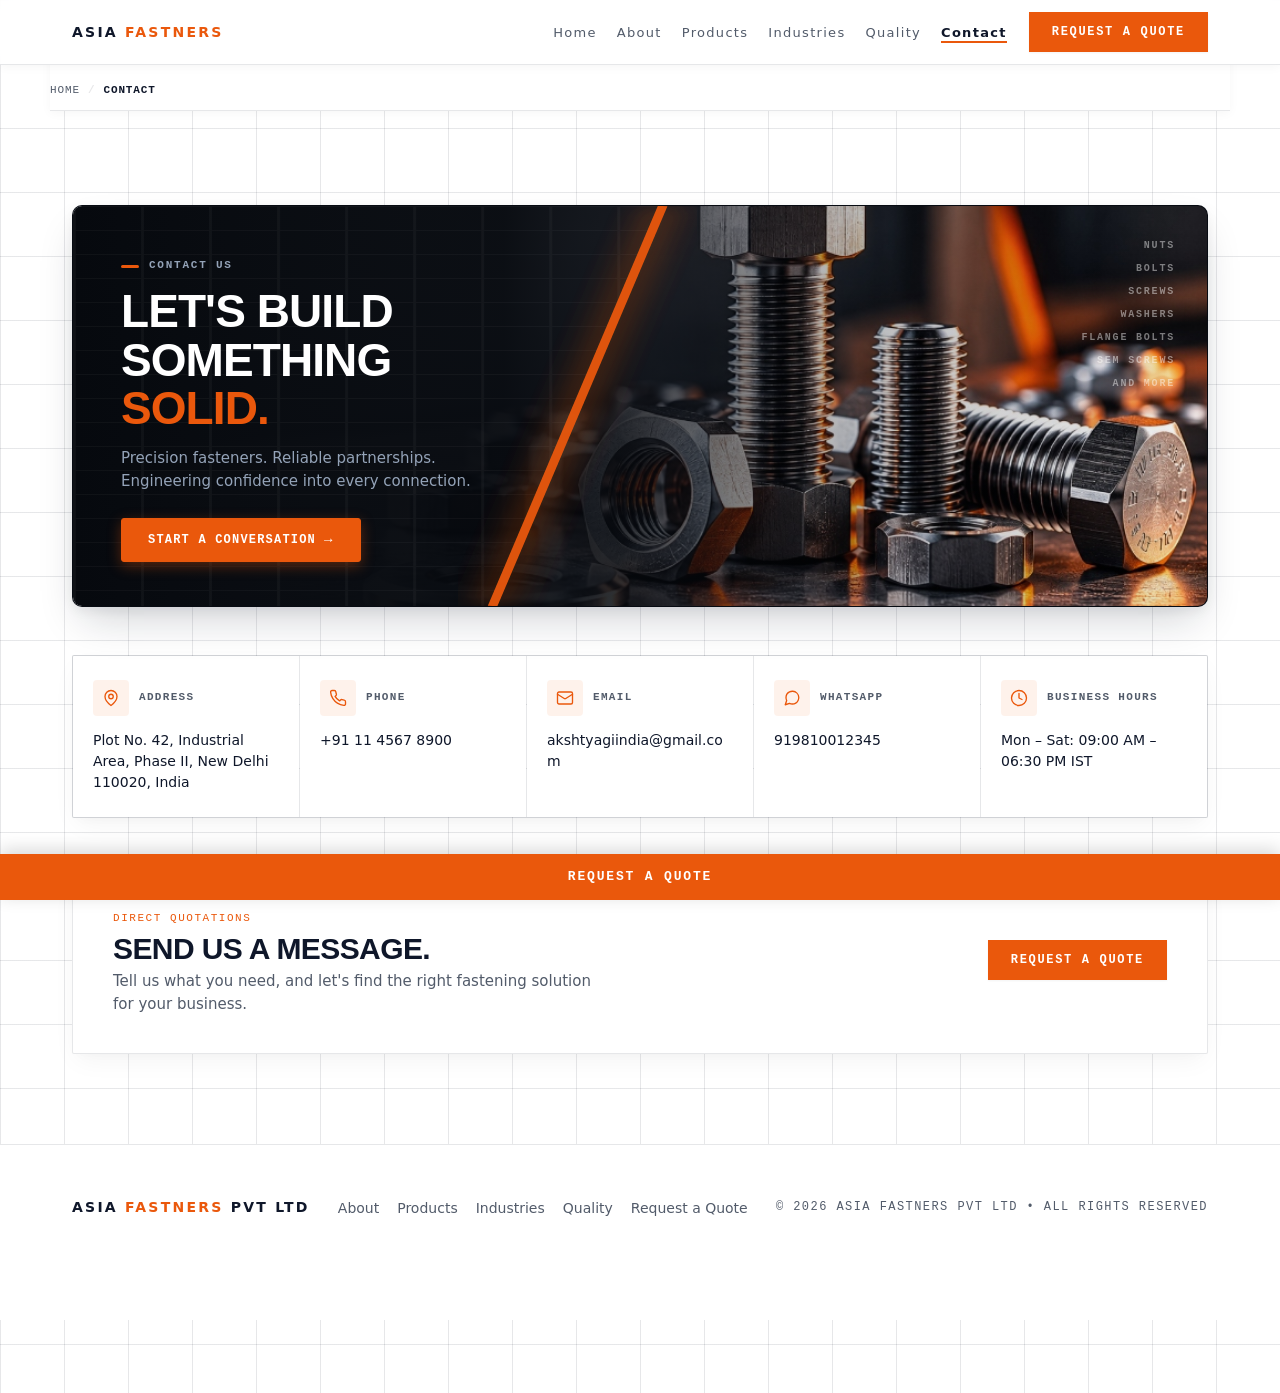
<file: contact.html>
﻿<!DOCTYPE html>
<html lang="en">
<head>
<meta charset="utf-8">
<meta name="viewport" content="width=device-width,initial-scale=1">
<title>Contact Corporate Engineering Desk | ASIA FASTNERS PVT LTD</title>
<meta name="description" content="Get in touch with Asia Fastners Pvt Ltd for industrial fastener enquiries, product specifications, custom manufacturing orders, and direct B2B supply quotations.">
<link rel="canonical" href="https://asiafastners.com/contact.html">

<!-- Favicon -->
<link rel="icon" type="image/svg+xml" href="favicon.svg">
<link rel="alternate icon" href="favicon.ico">
<link rel="apple-touch-icon" href="favicon.svg">

<!-- OpenGraph Metadata -->
<meta property="og:site_name" content="Asia Fastners Pvt Ltd">
<meta property="og:title" content="Contact Corporate Engineering Desk | ASIA FASTNERS PVT LTD">
<meta property="og:description" content="Connect with Asia Fastners corporate engineering and procurement desk for custom technical specifications and bulk fastener quotations.">
<meta property="og:image" content="https://asiafastners.com/assets/precision-fasteners.jpg">
<meta property="og:image:width" content="1200">
<meta property="og:image:height" content="675">
<meta property="og:url" content="https://asiafastners.com/contact.html">
<meta property="og:type" content="website">

<!-- Twitter Card -->
<meta name="twitter:card" content="summary_large_image">
<meta name="twitter:title" content="Contact Corporate Engineering Desk | ASIA FASTNERS PVT LTD">
<meta name="twitter:description" content="Connect with Asia Fastners corporate engineering and procurement desk.">
<meta name="twitter:image" content="https://asiafastners.com/assets/precision-fasteners.jpg">

<!-- BreadcrumbList & LocalBusiness Schema -->
<script type="application/ld+json">
{
  "@context": "https://schema.org",
  "@type": "BreadcrumbList",
  "itemListElement": [
    {
      "@type": "ListItem",
      "position": 1,
      "name": "Home",
      "item": "https://asiafastners.com/"
    },
    {
      "@type": "ListItem",
      "position": 2,
      "name": "Contact",
      "item": "https://asiafastners.com/contact.html"
    }
  ]
}
</script>

<script type="application/ld+json">
{
  "@context": "https://schema.org",
  "@type": ["Organization", "LocalBusiness"],
  "name": "Asia Fastners Pvt Ltd",
  "url": "https://asiafastners.com/",
  "logo": "https://asiafastners.com/favicon.svg",
  "image": "https://asiafastners.com/assets/precision-fasteners.jpg",
  "email": "akshtyagiindia@gmail.com",
  "telephone": "+91-11-45678900",
  "address": {
    "@type": "PostalAddress",
    "streetAddress": "Plot No. 42, Industrial Area, Phase II",
    "addressLocality": "New Delhi",
    "postalCode": "110020",
    "addressCountry": "IN"
  },
  "openingHoursSpecification": {
    "@type": "OpeningHoursSpecification",
    "dayOfWeek": ["Monday", "Tuesday", "Wednesday", "Thursday", "Friday", "Saturday"],
    "opens": "09:00",
    "closes": "18:30"
  }
}
</script>

<link rel="stylesheet" href="css/main.css">
<link rel="stylesheet" href="css/animations.css">
<link rel="stylesheet" href="css/contact.css">
</head>
<body>

<nav id="nav" aria-label="Main">
  <div class="wrap">
    <a class="brand" href="index.html">ASIA <b>FASTNERS</b></a>
    <button id="menu" aria-expanded="false" aria-controls="nl">MENU</button>
    <ul id="nl">
      <li><a href="index.html#hero">Home</a></li>
      <li><a href="index.html#about">About</a></li>
      <li><a href="index.html#products">Products</a></li>
      <li><a href="industries.html">Industries</a></li>
      <li><a href="quality.html">Quality</a></li>
      <li><a href="contact.html" class="active">Contact</a></li>
    </ul>
    <a class="btn p" href="#quote">Request a Quote</a>
  </div>
</nav>

<!-- Visual Breadcrumbs -->
<nav class="breadcrumb-bar wrap" aria-label="Breadcrumbs">
  <ol class="breadcrumb-list">
    <li class="breadcrumb-item"><a href="index.html">Home</a></li>
    <li class="breadcrumb-item active" aria-current="page">Contact</li>
  </ol>
</nav>

<main id="contact">
  <div class="wrap">
    <!-- Industrial Showcase Hero Banner -->
    <div class="contact-hero-banner">
      <img src="assets/precision-fasteners.jpg" alt="Precision-engineered metallic nuts, bolts and washers" class="contact-banner-img" width="1024" height="576" loading="eager">
      
      <div class="contact-banner-overlay" aria-hidden="true"></div>
      <svg class="contact-banner-slant" viewBox="0 0 100 100" preserveAspectRatio="none" aria-hidden="true">
        <defs>
          <filter id="orangeGlow" x="-20%" y="-20%" width="140%" height="140%">
            <feGaussianBlur stdDeviation="1.8" result="blur"/>
            <feMerge>
              <feMergeNode in="blur"/>
              <feMergeNode in="SourceGraphic"/>
            </feMerge>
          </filter>
          <pattern id="bannerGrid" width="6" height="6" patternUnits="userSpaceOnUse">
            <path d="M 6 0 L 0 0 0 6" fill="none" stroke="rgba(255,255,255,0.035)" stroke-width="0.5"/>
          </pattern>
        </defs>
        <polygon points="0,0 52,0 37,100 0,100" fill="url(#bannerGrid)" />
        <line x1="52" y1="0" x2="37" y2="100" stroke="#EA580C" stroke-width="0.85" opacity="0.95" filter="url(#orangeGlow)"/>
      </svg>

      <div class="contact-banner-content">
        <div class="contact-banner-tag">
          <span class="contact-tag-bar"></span>
          <span class="mono">CONTACT US</span>
        </div>
        <h1 class="contact-banner-title">LET'S BUILD<br>SOMETHING <span class="highlight">SOLID.</span></h1>
        <p class="contact-banner-desc">Precision fasteners. Reliable partnerships.<br>Engineering confidence into every connection.</p>
        <div>
          <a class="btn p contact-banner-btn" href="#quote">Start a Conversation <span class="contact-btn-arrow">&rarr;</span></a>
        </div>
      </div>

      <div class="contact-banner-specs" aria-hidden="true">
        <span>NUTS</span>
        <span>BOLTS</span>
        <span>SCREWS</span>
        <span>WASHERS</span>
        <span>FLANGE BOLTS</span>
        <span>SEM SCREWS</span>
        <span>AND MORE</span>
      </div>
    </div>

    <!-- Refined Contact Information Section -->
    <div class="contact-info-wrap">
      <div class="contact-grid" id="ci"></div>
    </div>

    <!-- Minimalist Enquiry CTA Section -->
    <div class="contact-cta">
      <div class="contact-cta-left">
        <p class="mono" style="color:var(--or)">Direct Quotations</p>
        <h3>SEND US A MESSAGE.</h3>
        <p>Tell us what you need, and let's find the right fastening solution for your business.</p>
      </div>
      <div class="contact-cta-right">
        <a class="btn p" href="#quote">Request a Quote</a>
      </div>
    </div>
  </div>
</main>

<footer>
  <div class="wrap" style="display:flex;justify-content:space-between;align-items:center;flex-wrap:wrap;gap:16px">
    <a class="brand" href="index.html">ASIA <b>FASTNERS</b> PVT LTD</a>
    <ul style="margin:0">
      <li><a href="index.html#about">About</a></li>
      <li><a href="index.html#products">Products</a></li>
      <li><a href="industries.html">Industries</a></li>
      <li><a href="quality.html">Quality</a></li>
      <li><a href="#quote">Request a Quote</a></li>
    </ul>
    <p class="mono">&copy; <span id="yr"></span> ASIA FASTNERS PVT LTD &bull; All Rights Reserved</p>
  </div>
</footer>

<!-- Quotation Modal Popup -->
<div class="mob" id="mob">
  <a class="q" href="#quote" aria-label="Request an Industrial Fastener Quotation">Request a Quote</a>
</div>

<div id="quoteModal" class="modal-backdrop" aria-hidden="true" role="dialog" aria-modal="true" aria-labelledby="quoteModalTitle">
  <div class="modal-box">
    <button class="modal-close" id="quoteModalClose" type="button" aria-label="Close quotation form">&times;</button>
    <div class="two">
      <div>
        <p class="mono">Quotation</p>
        <h2 id="quoteModalTitle">REQUEST A QUOTE.</h2>
        <p style="color:var(--mu);margin-bottom:18px">Specify what you need in the form below. Your enquiry is delivered directly to our team.</p>
      </div>
      <div>
        <form id="f" action="https://formsubmit.co/akshtyagiindia@gmail.com" method="POST" target="hidden_iframe" novalidate>
          <input type="hidden" name="_captcha" value="false">
          <input type="hidden" name="_template" value="table">
          <input type="hidden" name="_subject" id="f_sub" value="New Fastener Quotation Enquiry — Asia Fastners Pvt Ltd">
          <div style="display:grid;gap:14px">
            <div><label for="n">Name *</label><input id="n" name="Name" required autocomplete="name"></div>
            <div><label for="co">Company</label><input id="co" name="Company" autocomplete="organization"></div>
            <div><label for="e">Email *</label><input id="e" name="Email" type="email" required autocomplete="email"></div>
            <div><label for="p">Phone / WhatsApp *</label><input id="p" name="Phone_WhatsApp" type="tel" required autocomplete="tel"></div>
            <div><label for="m">Additional message (standard, specification, material)</label><textarea id="m" name="Message" rows="4"></textarea></div>
            <button class="btn p" id="f_btn" type="submit">Send enquiry</button>
          </div>
          <div id="st" role="alert"></div>
        </form>
        <iframe name="hidden_iframe" id="hidden_iframe" style="display:none;" title="Submission Handler"></iframe>
      </div>
    </div>
  </div>
</div>

<!-- Nut & Bolt Cinematic Page Transition Overlay -->
<div id="nutBoltOverlay" class="nb-overlay" aria-hidden="true">
  <div class="nb-vignette"></div>
  <div class="nb-center">
    <div class="nb-assembly-graphic">
      <svg class="nb-svg" viewBox="0 0 160 160" fill="none">
        <defs>
          <linearGradient id="nbSteel" x1="0%" y1="0%" x2="100%" y2="100%">
            <stop offset="0%" stop-color="#F1F5F9"/>
            <stop offset="45%" stop-color="#94A3B8"/>
            <stop offset="100%" stop-color="#334155"/>
          </linearGradient>
          <linearGradient id="nbDark" x1="0%" y1="0%" x2="100%" y2="100%">
            <stop offset="0%" stop-color="#475569"/>
            <stop offset="100%" stop-color="#0F172A"/>
          </linearGradient>
          <filter id="nbGlow" x="-50%" y="-50%" width="200%" height="200%">
            <feGaussianBlur stdDeviation="5" result="blur"/>
            <feMerge>
              <feMergeNode in="blur"/>
              <feMergeNode in="SourceGraphic"/>
            </feMerge>
          </filter>
        </defs>
        <circle cx="80" cy="80" r="70" stroke="rgba(234,88,12,0.25)" stroke-width="1.2" stroke-dasharray="8 6" class="nb-spin-cw"/>
        <circle cx="80" cy="80" r="54" stroke="rgba(255,255,255,0.12)" stroke-width="1.5"/>
        <rect x="68" y="24" width="24" height="106" rx="3" fill="url(#nbSteel)" stroke="#0F172A" stroke-width="2"/>
        <line x1="68" y1="46" x2="92" y2="52" stroke="#0F172A" stroke-width="1.5"/>
        <line x1="68" y1="58" x2="92" y2="64" stroke="#0F172A" stroke-width="1.5"/>
        <line x1="68" y1="70" x2="92" y2="76" stroke="#0F172A" stroke-width="1.5"/>
        <line x1="68" y1="82" x2="92" y2="88" stroke="#0F172A" stroke-width="1.5"/>
        <line x1="68" y1="94" x2="92" y2="100" stroke="#0F172A" stroke-width="1.5"/>
        <line x1="68" y1="106" x2="92" y2="112" stroke="#0F172A" stroke-width="1.5"/>
        <ellipse cx="80" cy="116" rx="42" ry="12" fill="url(#nbSteel)" stroke="#0F172A" stroke-width="2"/>
        <g class="nb-fastening-nut">
          <polygon points="52,66 108,66 100,92 60,92" fill="url(#nbSteel)" stroke="#0F172A" stroke-width="2"/>
          <ellipse cx="80" cy="79" rx="14" ry="5.5" fill="url(#nbDark)"/>
        </g>
        <circle cx="80" cy="106" r="34" stroke="#EA580C" stroke-width="2.5" class="nb-spark-burst" filter="url(#nbGlow)"/>
      </svg>
    </div>
    <div class="nb-status">
      <span class="mono nb-title" id="nbStatusText">DISENGAGING & NAVIGATING...</span>
      <div class="nb-track"><div class="nb-meter"></div></div>
    </div>
  </div>
</div>

<script src="js/config.js"></script>
<script src="js/main.js"></script>
<script src="js/transition.js"></script>
<script src="js/quote-modal.js"></script>
<script src="js/contact.js"></script>
</body>
</html>
</file>
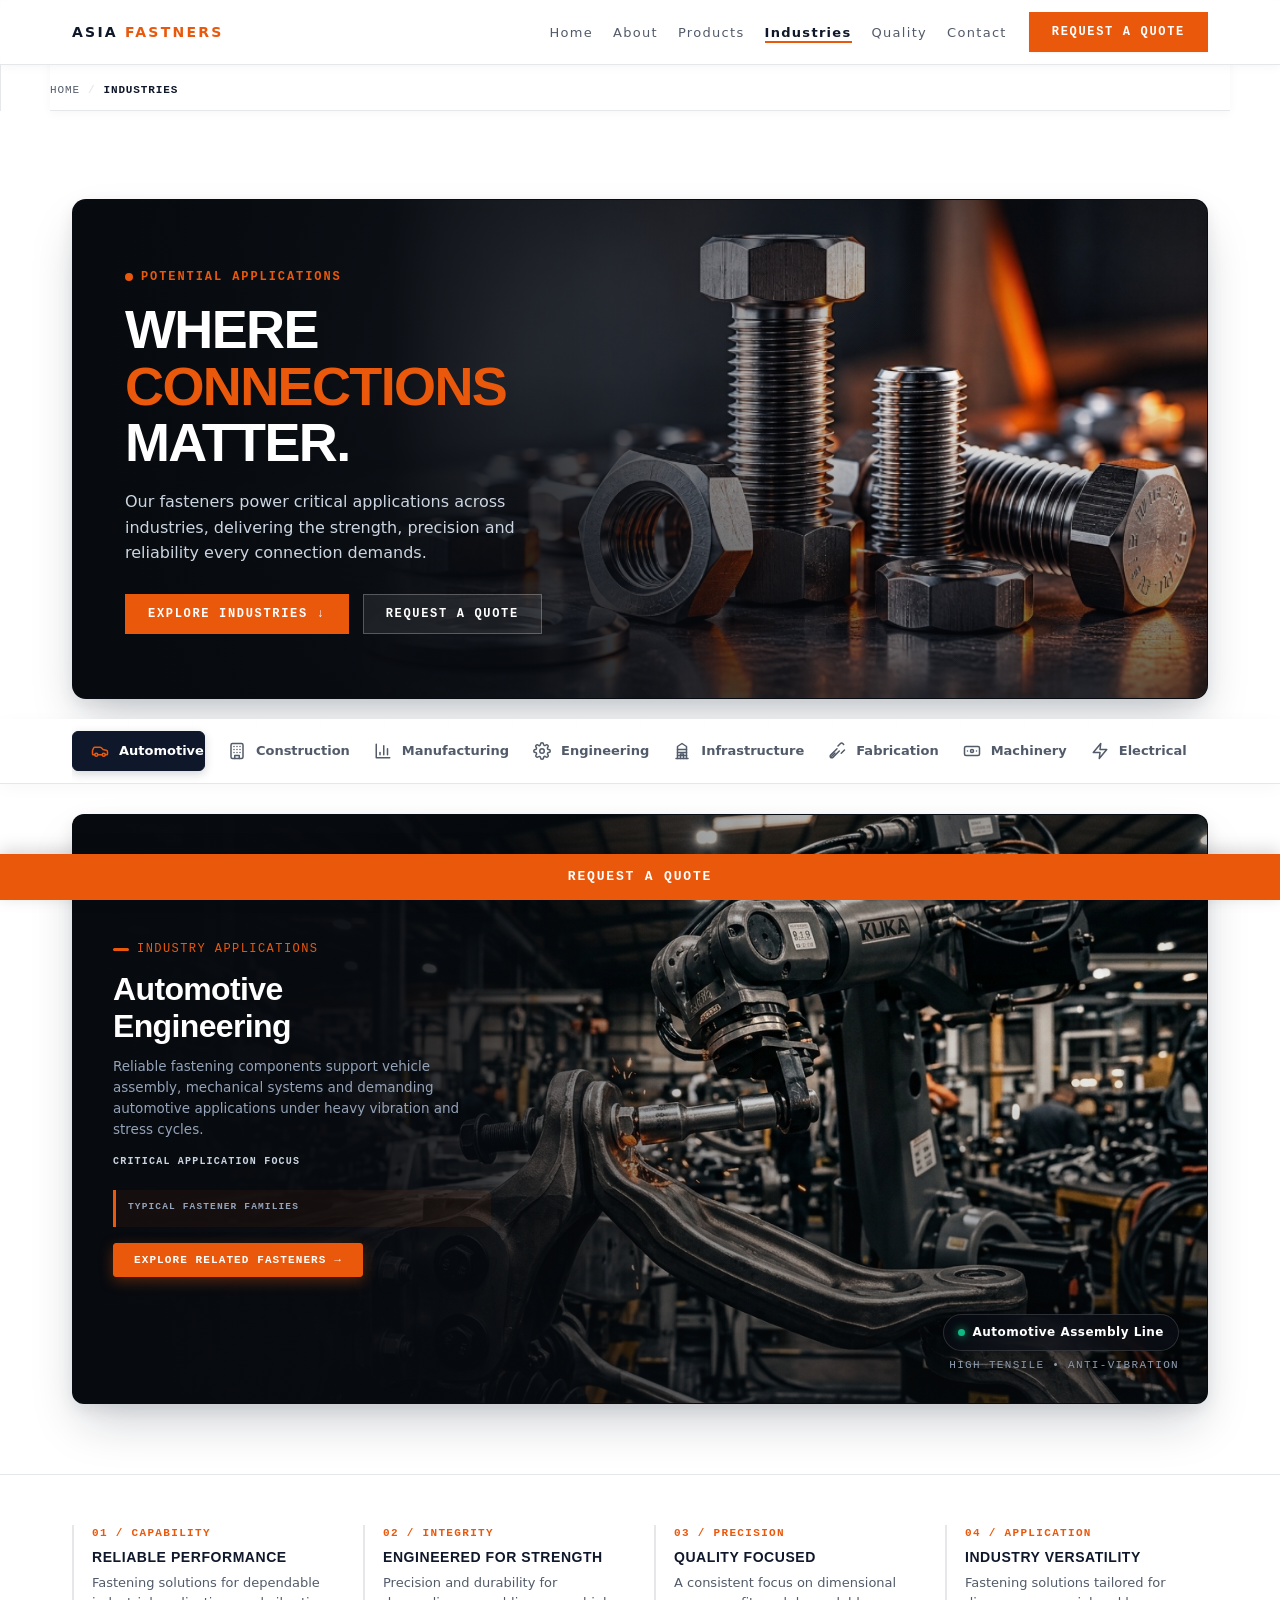
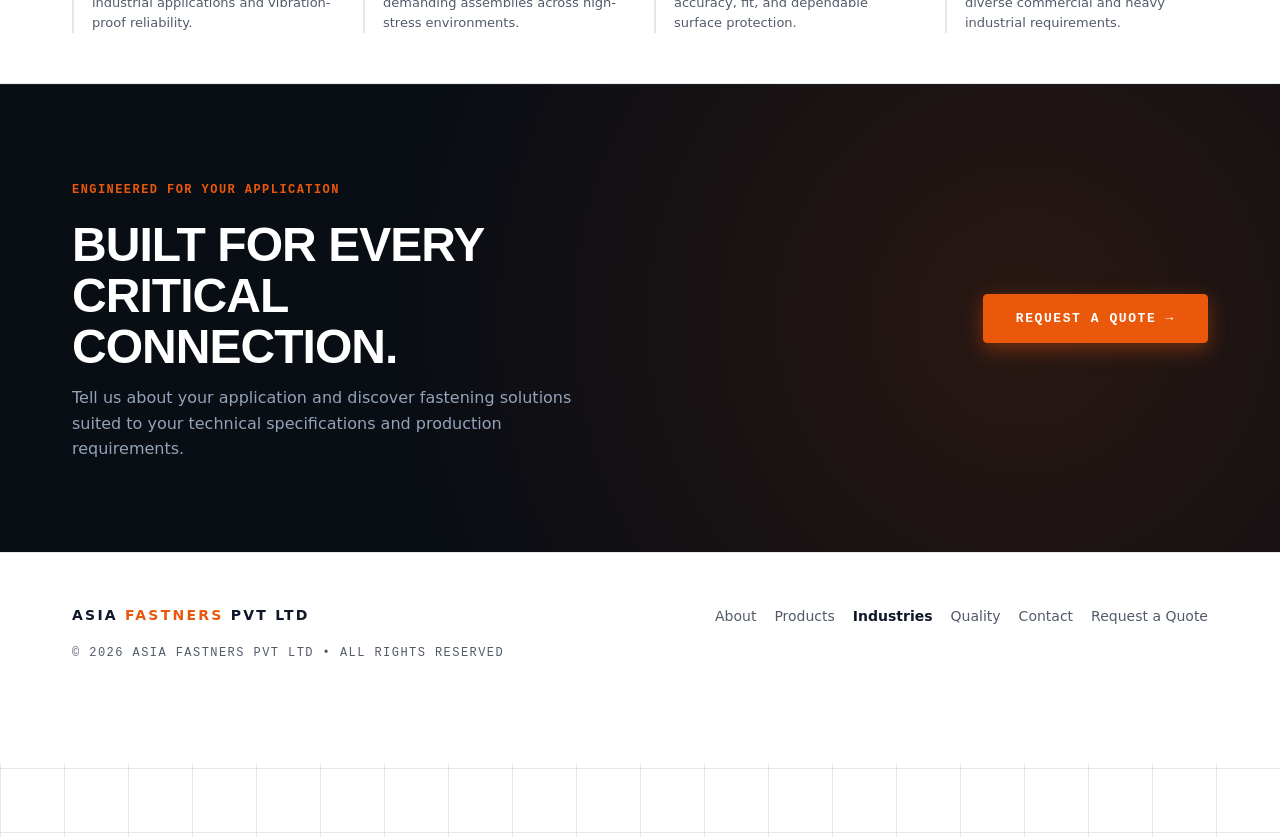
<file: industries.html>
<!DOCTYPE html>
<html lang="en">
<head>
<meta charset="utf-8">
<meta name="viewport" content="width=device-width,initial-scale=1">
<title>Industries &amp; Engineering Applications | ASIA FASTNERS PVT LTD</title>
<meta name="description" content="Explore Asia Fastners precision fastener engineering across 9 critical sectors: Automotive, Construction, Manufacturing, Mechanical Engineering, Infrastructure, Fabrication, Heavy Machinery, Electrical, and Maintenance.">
<link rel="canonical" href="https://asiafastners.com/industries.html">

<!-- Favicon -->
<link rel="icon" type="image/svg+xml" href="favicon.svg">
<link rel="alternate icon" href="favicon.ico">
<link rel="apple-touch-icon" href="favicon.svg">

<!-- OpenGraph Metadata -->
<meta property="og:site_name" content="Asia Fastners Pvt Ltd">
<meta property="og:title" content="Industries &amp; Engineering Applications | ASIA FASTNERS PVT LTD">
<meta property="og:description" content="Explore Asia Fastners precision fastener engineering across 9 critical industrial sectors: Automotive, Construction, Manufacturing, Infrastructure, and Heavy Machinery.">
<meta property="og:image" content="https://asiafastners.com/assets/precision-fasteners.jpg">
<meta property="og:image:width" content="1200">
<meta property="og:image:height" content="675">
<meta property="og:url" content="https://asiafastners.com/industries.html">
<meta property="og:type" content="website">

<!-- Twitter Card -->
<meta name="twitter:card" content="summary_large_image">
<meta name="twitter:title" content="Industries &amp; Engineering Applications | ASIA FASTNERS PVT LTD">
<meta name="twitter:description" content="Explore Asia Fastners precision fastener engineering across 9 critical industrial sectors.">
<meta name="twitter:image" content="https://asiafastners.com/assets/precision-fasteners.jpg">

<!-- BreadcrumbList & Organization Schema -->
<script type="application/ld+json">
{
  "@context": "https://schema.org",
  "@type": "BreadcrumbList",
  "itemListElement": [
    {
      "@type": "ListItem",
      "position": 1,
      "name": "Home",
      "item": "https://asiafastners.com/"
    },
    {
      "@type": "ListItem",
      "position": 2,
      "name": "Industries",
      "item": "https://asiafastners.com/industries.html"
    }
  ]
}
</script>

<script type="application/ld+json">
{
  "@context": "https://schema.org",
  "@type": "Organization",
  "name": "Asia Fastners Pvt Ltd",
  "url": "https://asiafastners.com/",
  "logo": "https://asiafastners.com/favicon.svg"
}
</script>

<link rel="stylesheet" href="css/main.css">
<link rel="stylesheet" href="css/animations.css">
<link rel="stylesheet" href="css/industries.css">
</head>
<body>

<nav id="nav" aria-label="Main">
  <div class="wrap">
    <a class="brand" href="index.html">ASIA <b>FASTNERS</b></a>
    <button id="menu" aria-expanded="false" aria-controls="nl">MENU</button>
    <ul id="nl">
      <li><a href="index.html#hero">Home</a></li>
      <li><a href="index.html#about">About</a></li>
      <li><a href="index.html#products">Products</a></li>
      <li><a href="industries.html" class="active">Industries</a></li>
      <li><a href="quality.html">Quality</a></li>
      <li><a href="contact.html">Contact</a></li>
    </ul>
    <a class="btn p" href="#quote">Request a Quote</a>
  </div>
</nav>

<!-- Visual Breadcrumbs -->
<nav class="breadcrumb-bar wrap" aria-label="Breadcrumbs">
  <ol class="breadcrumb-list">
    <li class="breadcrumb-item"><a href="index.html">Home</a></li>
    <li class="breadcrumb-item active" aria-current="page">Industries</li>
  </ol>
</nav>

<!-- Hero Section - Panoramic Blended Slide -->
<header class="ind-hero">
  <div class="wrap">
    <div class="ind-hero-banner">
      <img src="assets/precision-fasteners.jpg" alt="High-precision industrial metallic fasteners, bolts, and engineering components" class="ind-hero-banner-img" width="1600" height="700" loading="eager">
      <div class="ind-hero-banner-overlay"></div>
      <div class="ind-hero-banner-content">
        <p class="mono">POTENTIAL APPLICATIONS</p>
        <h1 class="ind-hero-title">WHERE<br><span class="highlight">CONNECTIONS</span><br>MATTER.</h1>
        <p class="ind-hero-desc">Our fasteners power critical applications across industries, delivering the strength, precision and reliability every connection demands.</p>
        <div class="ind-hero-actions">
          <a href="#showcase" class="btn p">Explore Industries &darr;</a>
          <a href="#quote" class="btn ind-hero-btn-ghost">Request a Quote</a>
        </div>
      </div>
    </div>
  </div>
</header>

<!-- Sticky Interactive Industry Selector -->
<div class="selector-wrap" id="selectorSection">
  <div class="wrap">
    <div class="ind-nav-scroll" id="indTabs" role="tablist" aria-label="Select Industry">
      <!-- 9 Dynamic Tab Buttons generated via JS -->
    </div>
  </div>
</div>

<!-- Dynamic Industry Showcase Section (Blended Panoramic Showcase) -->
<section id="showcase">
  <div class="wrap">
    <div class="showcase-banner">
      <!-- Expanded Background Image with Smooth Crossfade -->
      <img id="indImg" class="showcase-banner-img" src="assets/industry-automotive.jpg" alt="Automotive Fastener Applications" width="1280" height="720">
      
      <!-- Seamless Cinematic Gradient Blend Overlay -->
      <div class="showcase-banner-overlay" aria-hidden="true"></div>

      <!-- Content Blended Directly Together with the Visual -->
      <div class="showcase-banner-content">
        <div class="showcase-tag">
          <span class="showcase-tag-bar"></span>
          <span class="mono" style="color:var(--or)">INDUSTRY APPLICATIONS</span>
        </div>
        <h2 class="showcase-title" id="indTitle">Automotive Engineering</h2>
        <p class="showcase-desc" id="indDesc">Reliable fastening components support vehicle assembly, mechanical systems and demanding automotive applications under heavy vibration and stress cycles.</p>

        <div class="showcase-focus-area">
          <p class="showcase-apps-title mono">CRITICAL APPLICATION FOCUS</p>
          <div class="showcase-apps-list" id="indApps">
            <!-- Dynamic 3 application items -->
          </div>
        </div>

        <div class="showcase-fasteners-box">
          <div class="showcase-fasteners-label mono">TYPICAL FASTENER FAMILIES</div>
          <div class="showcase-fasteners-tags" id="indFasteners">
            <!-- Dynamic fastener pills -->
          </div>
        </div>

        <div>
          <a class="btn p showcase-cta-btn" href="index.html#products">Explore Related Fasteners &rarr;</a>
        </div>
      </div>

      <!-- Technical Live Status Badge Floating on the Visual -->
      <div class="showcase-banner-specs" aria-hidden="true">
        <div class="spec-live-pill">
          <span class="pulse-dot"></span>
          <span id="badgeName">Automotive Assembly Line</span>
        </div>
        <div class="spec-note" id="badgeSpec">High Tensile &bull; Anti-Vibration</div>
      </div>
    </div>
  </div>
</section>

<!-- Premium Benefits Strip -->
<section class="benefits-section" aria-label="Manufacturing & Quality Strengths">
  <div class="wrap">
    <div class="benefits-grid">
      <div class="benefit-item">
        <span class="benefit-num mono">01 / CAPABILITY</span>
        <h3 class="benefit-title">RELIABLE PERFORMANCE</h3>
        <p class="benefit-desc">Fastening solutions for dependable industrial applications and vibration-proof reliability.</p>
      </div>
      <div class="benefit-item">
        <span class="benefit-num mono">02 / INTEGRITY</span>
        <h3 class="benefit-title">ENGINEERED FOR STRENGTH</h3>
        <p class="benefit-desc">Precision and durability for demanding assemblies across high-stress environments.</p>
      </div>
      <div class="benefit-item">
        <span class="benefit-num mono">03 / PRECISION</span>
        <h3 class="benefit-title">QUALITY FOCUSED</h3>
        <p class="benefit-desc">A consistent focus on dimensional accuracy, fit, and dependable surface protection.</p>
      </div>
      <div class="benefit-item">
        <span class="benefit-num mono">04 / APPLICATION</span>
        <h3 class="benefit-title">INDUSTRY VERSATILITY</h3>
        <p class="benefit-desc">Fastening solutions tailored for diverse commercial and heavy industrial requirements.</p>
      </div>
    </div>
  </div>
</section>

<!-- Final CTA -->
<section class="ind-cta">
  <div class="ind-cta-bg"></div>
  <div class="wrap">
    <div class="ind-cta-box">
      <div class="ind-cta-left">
        <span class="mono">ENGINEERED FOR YOUR APPLICATION</span>
        <h2 class="ind-cta-title">BUILT FOR EVERY<br>CRITICAL CONNECTION.</h2>
        <p class="ind-cta-desc">Tell us about your application and discover fastening solutions suited to your technical specifications and production requirements.</p>
      </div>
      <div class="ind-cta-right">
        <a class="btn ind-cta-btn" href="#quote">REQUEST A QUOTE &rarr;</a>
      </div>
    </div>
  </div>
</section>

<!-- Footer -->
<footer>
  <div class="wrap" style="display:flex;justify-content:space-between;align-items:center;flex-wrap:wrap;gap:16px">
    <a class="brand" href="index.html">ASIA <b>FASTNERS</b> PVT LTD</a>
    <ul style="margin:0">
      <li><a href="index.html#about">About</a></li>
      <li><a href="index.html#products">Products</a></li>
      <li><a href="industries.html" style="color:var(--tx);font-weight:700">Industries</a></li>
      <li><a href="quality.html">Quality</a></li>
      <li><a href="contact.html">Contact</a></li>
      <li><a href="#quote">Request a Quote</a></li>
    </ul>
    <p class="mono">&copy; <span id="yr"></span> ASIA FASTNERS PVT LTD &bull; All Rights Reserved</p>
  </div>
</footer>

<!-- Quotation Modal Popup -->
<div class="mob" id="mob">
  <a class="q" href="#quote" aria-label="Request an Industrial Fastener Quotation">Request a Quote</a>
</div>

<div id="quoteModal" class="modal-backdrop" aria-hidden="true" role="dialog" aria-modal="true" aria-labelledby="quoteModalTitle">
  <div class="modal-box">
    <button class="modal-close" id="quoteModalClose" type="button" aria-label="Close quotation form">&times;</button>
    <div class="two">
      <div>
        <p class="mono">Quotation</p>
        <h2 id="quoteModalTitle">REQUEST A QUOTE.</h2>
        <p style="color:var(--mu);margin-bottom:18px">Tell us about your industry application, size, material, or specifications. Your enquiry is delivered directly to our engineering team.</p>
      </div>
      <div>
        <form id="f" action="https://formsubmit.co/akshtyagiindia@gmail.com" method="POST" target="hidden_iframe" novalidate>
          <input type="hidden" name="_captcha" value="false">
          <input type="hidden" name="_template" value="table">
          <input type="hidden" name="_subject" id="f_sub" value="New Industry Fastener Quotation Enquiry — Asia Fastners Pvt Ltd">
          <div style="display:grid;gap:14px">
            <div><label for="n">Name *</label><input id="n" name="Name" required autocomplete="name"></div>
            <div><label for="co">Company</label><input id="co" name="Company" autocomplete="organization"></div>
            <div><label for="e">Email *</label><input id="e" name="Email" type="email" required autocomplete="email"></div>
            <div><label for="p">Phone / WhatsApp *</label><input id="p" name="Phone_WhatsApp" type="tel" required autocomplete="tel"></div>
            <div><label for="m">Application Requirements &amp; Fastener Types</label><textarea id="m" name="Message" rows="4" placeholder="e.g. Grade 8.8 M12 Flange Bolts for Automotive Chassis Assembly"></textarea></div>
            <button class="btn p" id="f_btn" type="submit">Send enquiry</button>
          </div>
          <div id="st" role="alert"></div>
        </form>
        <iframe name="hidden_iframe" id="hidden_iframe" style="display:none;" title="Submission Handler"></iframe>
      </div>
    </div>
  </div>
</div>

<!-- Nut & Bolt Cinematic Page Transition Overlay -->
<div id="nutBoltOverlay" class="nb-overlay" aria-hidden="true">
  <div class="nb-vignette"></div>
  <div class="nb-center">
    <div class="nb-assembly-graphic">
      <svg class="nb-svg" viewBox="0 0 160 160" fill="none">
        <defs>
          <linearGradient id="nbSteel" x1="0%" y1="0%" x2="100%" y2="100%">
            <stop offset="0%" stop-color="#F1F5F9"/>
            <stop offset="45%" stop-color="#94A3B8"/>
            <stop offset="100%" stop-color="#334155"/>
          </linearGradient>
          <linearGradient id="nbDark" x1="0%" y1="0%" x2="100%" y2="100%">
            <stop offset="0%" stop-color="#475569"/>
            <stop offset="100%" stop-color="#0F172A"/>
          </linearGradient>
          <filter id="nbGlow" x="-50%" y="-50%" width="200%" height="200%">
            <feGaussianBlur stdDeviation="5" result="blur"/>
            <feMerge>
              <feMergeNode in="blur"/>
              <feMergeNode in="SourceGraphic"/>
            </feMerge>
          </filter>
        </defs>
        <circle cx="80" cy="80" r="70" stroke="rgba(234,88,12,0.25)" stroke-width="1.2" stroke-dasharray="8 6" class="nb-spin-cw"/>
        <circle cx="80" cy="80" r="54" stroke="rgba(255,255,255,0.12)" stroke-width="1.5"/>
        <rect x="68" y="24" width="24" height="106" rx="3" fill="url(#nbSteel)" stroke="#0F172A" stroke-width="2"/>
        <line x1="68" y1="46" x2="92" y2="52" stroke="#0F172A" stroke-width="1.5"/>
        <line x1="68" y1="58" x2="92" y2="64" stroke="#0F172A" stroke-width="1.5"/>
        <line x1="68" y1="70" x2="92" y2="76" stroke="#0F172A" stroke-width="1.5"/>
        <line x1="68" y1="82" x2="92" y2="88" stroke="#0F172A" stroke-width="1.5"/>
        <line x1="68" y1="94" x2="92" y2="100" stroke="#0F172A" stroke-width="1.5"/>
        <line x1="68" y1="106" x2="92" y2="112" stroke="#0F172A" stroke-width="1.5"/>
        <ellipse cx="80" cy="116" rx="42" ry="12" fill="url(#nbSteel)" stroke="#0F172A" stroke-width="2"/>
        <g class="nb-fastening-nut">
          <polygon points="52,66 108,66 100,92 60,92" fill="url(#nbSteel)" stroke="#0F172A" stroke-width="2"/>
          <ellipse cx="80" cy="79" rx="14" ry="5.5" fill="url(#nbDark)"/>
        </g>
        <circle cx="80" cy="106" r="34" stroke="#EA580C" stroke-width="2.5" class="nb-spark-burst" filter="url(#nbGlow)"/>
      </svg>
    </div>
    <div class="nb-status">
      <span class="mono nb-title" id="nbStatusText">DISENGAGING & NAVIGATING...</span>
      <div class="nb-track"><div class="nb-meter"></div></div>
    </div>
  </div>
</div>

<script src="js/config.js"></script>
<script src="js/main.js"></script>
<script src="js/transition.js"></script>
<script src="js/quote-modal.js"></script>
<script src="js/industries.js"></script>
</body>
</html>
</file>
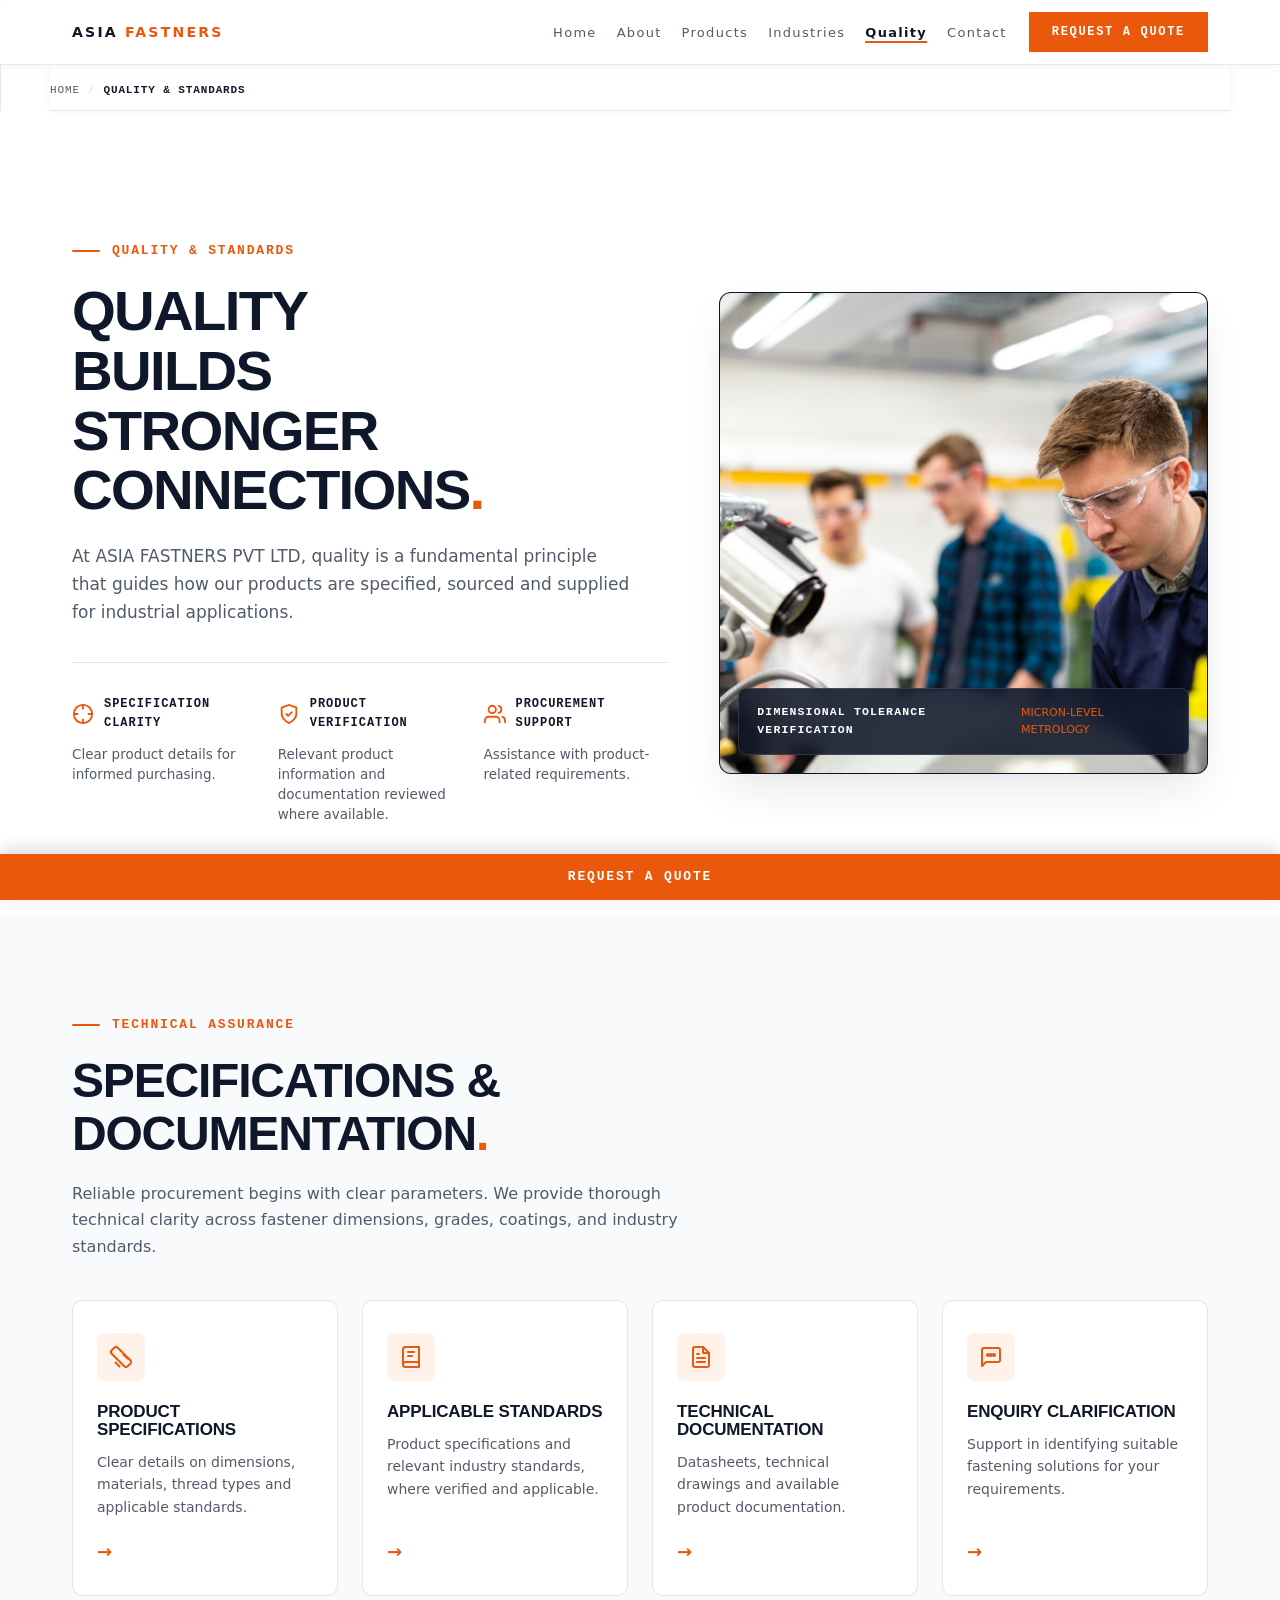
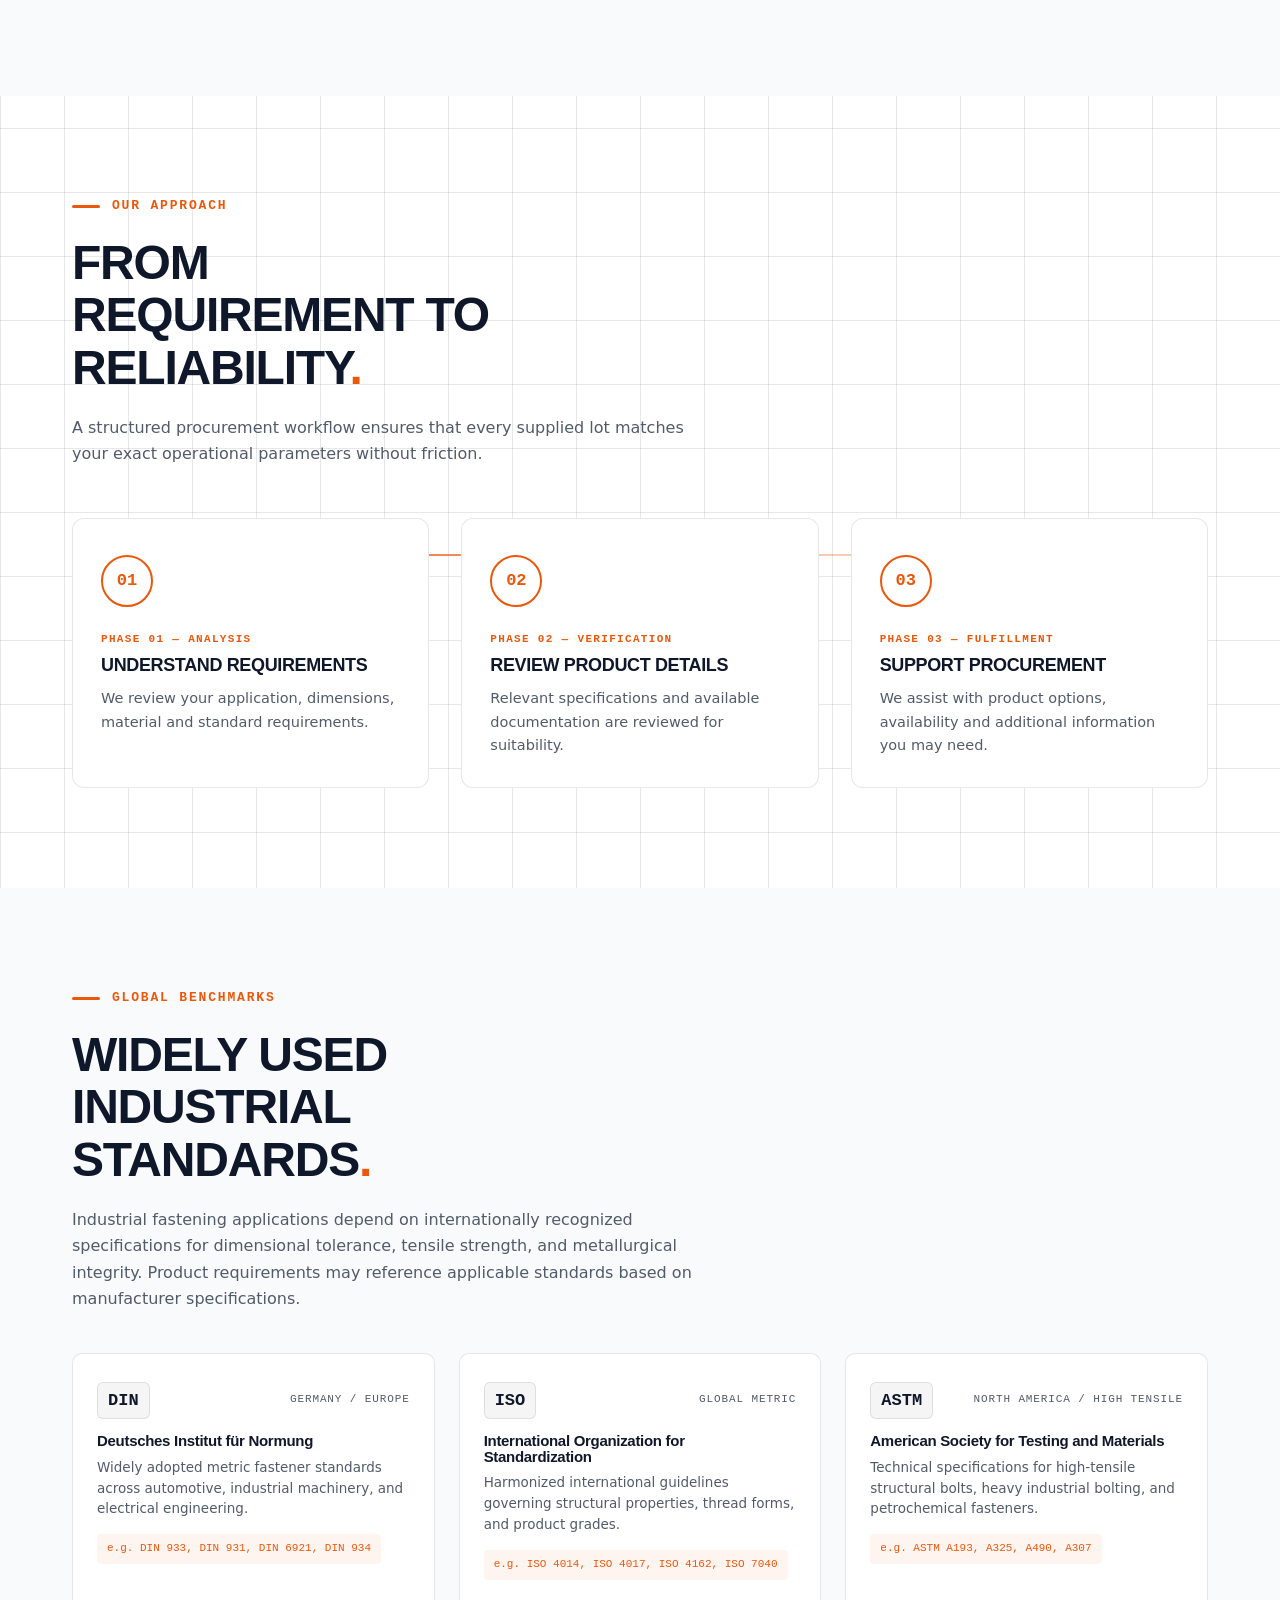
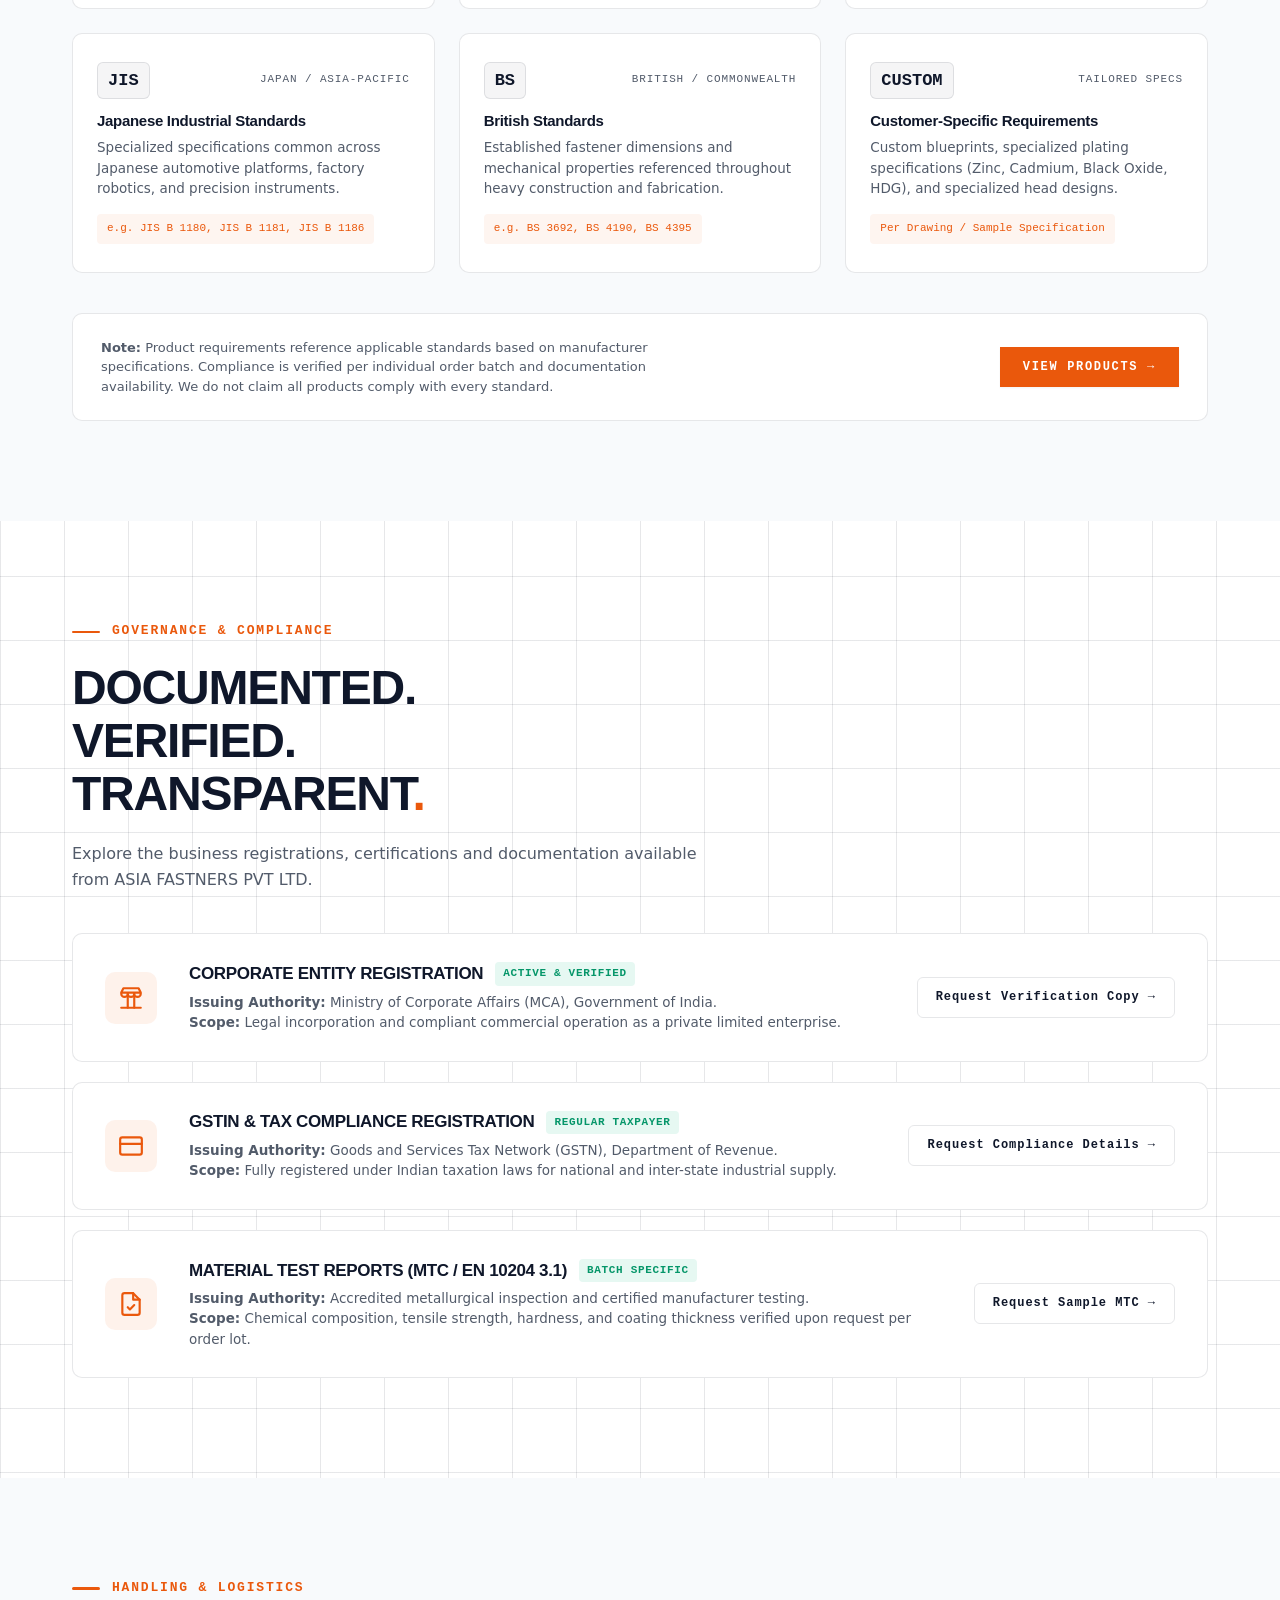
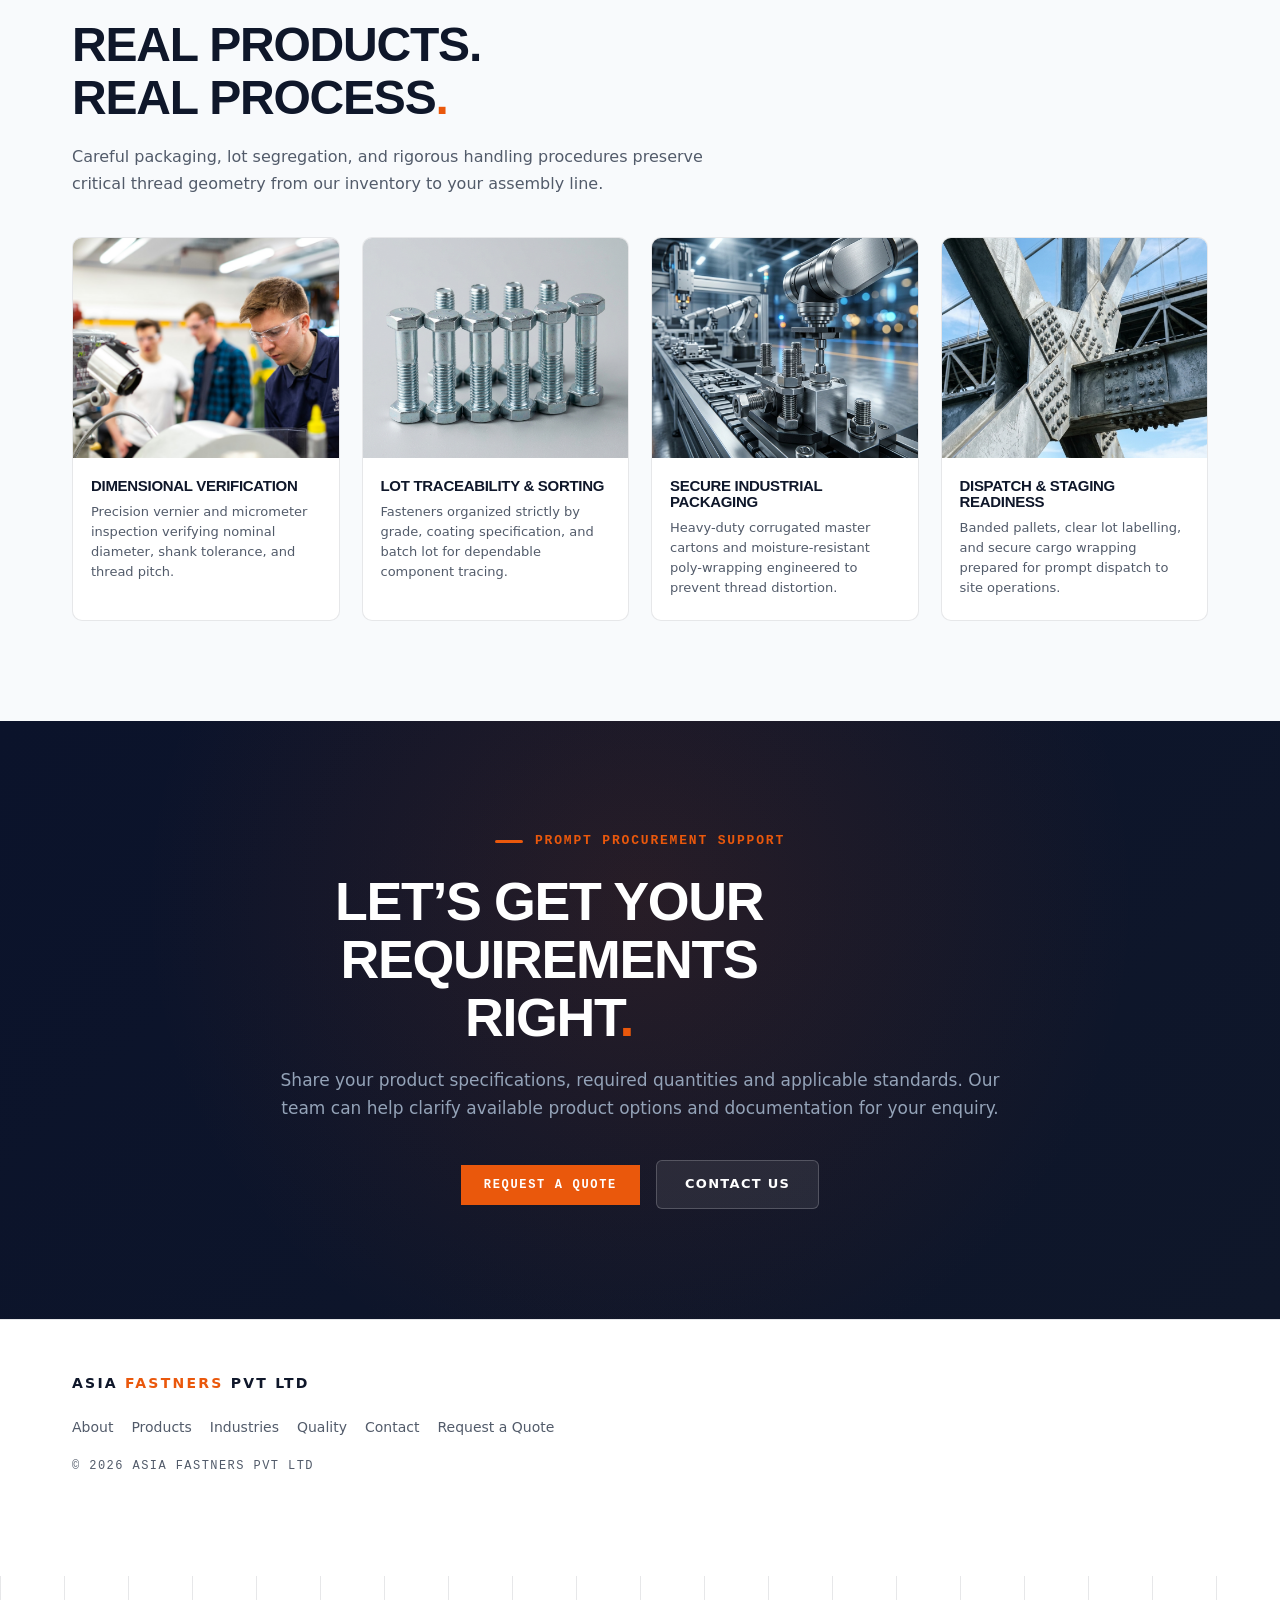
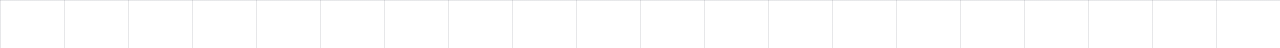
<file: quality.html>
<!DOCTYPE html>
<html lang="en">
<head>
<meta charset="utf-8">
<meta name="viewport" content="width=device-width,initial-scale=1">
<title>Quality Assurance, Testing &amp; Standards (DIN, ISO, ASTM) | ASIA FASTNERS PVT LTD</title>
<meta name="description" content="Explore quality assurance, technical specifications, mechanical testing, dimensional verification, and international standard compliances (DIN, ISO, ASTM, JIS) from ASIA FASTNERS PVT LTD.">
<link rel="canonical" href="https://asiafastners.com/quality.html">

<!-- Favicon -->
<link rel="icon" type="image/svg+xml" href="favicon.svg">
<link rel="alternate icon" href="favicon.ico">
<link rel="apple-touch-icon" href="favicon.svg">

<!-- OpenGraph Metadata -->
<meta property="og:site_name" content="Asia Fastners Pvt Ltd">
<meta property="og:title" content="Quality Assurance, Testing &amp; Standards | ASIA FASTNERS PVT LTD">
<meta property="og:description" content="Explore quality assurance, mechanical testing, dimensional metrology, and international standards compliances (DIN, ISO, ASTM, JIS) from Asia Fastners.">
<meta property="og:image" content="https://asiafastners.com/assets/precision-fasteners.jpg">
<meta property="og:image:width" content="1200">
<meta property="og:image:height" content="675">
<meta property="og:url" content="https://asiafastners.com/quality.html">
<meta property="og:type" content="website">

<!-- Twitter Card -->
<meta name="twitter:card" content="summary_large_image">
<meta name="twitter:title" content="Quality Assurance, Testing &amp; Standards | ASIA FASTNERS PVT LTD">
<meta name="twitter:description" content="Explore quality assurance, mechanical testing, dimensional metrology, and international standards compliances.">
<meta name="twitter:image" content="https://asiafastners.com/assets/precision-fasteners.jpg">

<!-- BreadcrumbList & Organization Schema -->
<script type="application/ld+json">
{
  "@context": "https://schema.org",
  "@type": "BreadcrumbList",
  "itemListElement": [
    {
      "@type": "ListItem",
      "position": 1,
      "name": "Home",
      "item": "https://asiafastners.com/"
    },
    {
      "@type": "ListItem",
      "position": 2,
      "name": "Quality & Standards",
      "item": "https://asiafastners.com/quality.html"
    }
  ]
}
</script>

<script type="application/ld+json">
{
  "@context": "https://schema.org",
  "@type": "Organization",
  "name": "Asia Fastners Pvt Ltd",
  "url": "https://asiafastners.com/",
  "logo": "https://asiafastners.com/favicon.svg"
}
</script>

<link rel="stylesheet" href="css/main.css">
<link rel="stylesheet" href="css/animations.css">
<link rel="stylesheet" href="css/quality.css">
</head>
<body>

<nav id="nav" aria-label="Main">
  <div class="wrap">
    <a class="brand" href="index.html#hero">ASIA <b>FASTNERS</b></a>
    <button id="menu" aria-expanded="false" aria-controls="nl">MENU</button>
    <ul id="nl">
      <li><a href="index.html#hero">Home</a></li>
      <li><a href="index.html#about">About</a></li>
      <li><a href="index.html#products">Products</a></li>
      <li><a href="industries.html">Industries</a></li>
      <li><a href="quality.html" class="active">Quality</a></li>
      <li><a href="contact.html">Contact</a></li>
    </ul>
    <a class="btn p" href="#quote">Request a Quote</a>
  </div>
</nav>

<!-- Visual Breadcrumbs -->
<nav class="breadcrumb-bar wrap" aria-label="Breadcrumbs">
  <ol class="breadcrumb-list">
    <li class="breadcrumb-item"><a href="index.html">Home</a></li>
    <li class="breadcrumb-item active" aria-current="page">Quality &amp; Standards</li>
  </ol>
</nav>

<main id="qualityView">
  <!-- SECTION A: QUALITY HERO -->
  <section class="q-hero" id="qualityHero" aria-label="Quality and Standards Overview">
    <div class="wrap">
      <div class="q-hero-grid">
        <div class="q-hero-text">
          <div class="q-tag-row">
            <span class="q-tag-dash" aria-hidden="true"></span>
            <span class="q-tag-label">QUALITY &amp; STANDARDS</span>
          </div>
          <h1 class="q-hero-title">
            QUALITY BUILDS<br>
            STRONGER<br>
            CONNECTIONS<span class="q-dot">.</span>
          </h1>
          <p class="q-hero-desc">
            At ASIA FASTNERS PVT LTD, quality is a fundamental principle that guides how our products are specified, sourced and supplied for industrial applications.
          </p>

          <!-- 3 Compact Quality Principles -->
          <div class="q-hero-principles">
            <div class="q-principle-item">
              <div class="q-principle-header">
                <svg class="q-principle-icon" viewBox="0 0 24 24" fill="none" stroke="currentColor" stroke-width="2" stroke-linecap="round" stroke-linejoin="round" aria-hidden="true">
                  <circle cx="12" cy="12" r="10"></circle>
                  <line x1="22" y1="12" x2="18" y2="12"></line>
                  <line x1="6" y1="12" x2="2" y2="12"></line>
                  <line x1="12" y1="6" x2="12" y2="2"></line>
                  <line x1="12" y1="22" x2="12" y2="18"></line>
                </svg>
                <span class="q-principle-title">SPECIFICATION CLARITY</span>
              </div>
              <p class="q-principle-desc">Clear product details for informed purchasing.</p>
            </div>

            <div class="q-principle-item">
              <div class="q-principle-header">
                <svg class="q-principle-icon" viewBox="0 0 24 24" fill="none" stroke="currentColor" stroke-width="2" stroke-linecap="round" stroke-linejoin="round" aria-hidden="true">
                  <path d="M12 22s8-4 8-10V5l-8-3-8 3v7c0 6 8 10 8 10z"></path>
                  <polyline points="9 12 11 14 15 10"></polyline>
                </svg>
                <span class="q-principle-title">PRODUCT VERIFICATION</span>
              </div>
              <p class="q-principle-desc">Relevant product information and documentation reviewed where available.</p>
            </div>

            <div class="q-principle-item">
              <div class="q-principle-header">
                <svg class="q-principle-icon" viewBox="0 0 24 24" fill="none" stroke="currentColor" stroke-width="2" stroke-linecap="round" stroke-linejoin="round" aria-hidden="true">
                  <path d="M17 21v-2a4 4 0 0 0-4-4H5a4 4 0 0 0-4 4v2"></path>
                  <circle cx="9" cy="7" r="4"></circle>
                  <path d="M23 21v-2a4 4 0 0 0-3-3.87"></path>
                  <path d="M16 3.13a4 4 0 0 1 0 7.75"></path>
                </svg>
                <span class="q-principle-title">PROCUREMENT SUPPORT</span>
              </div>
              <p class="q-principle-desc">Assistance with product-related requirements.</p>
            </div>
          </div>
        </div>

        <div class="q-hero-media">
          <img src="assets/quality-caliper-measurement.jpg" alt="Industrial quality inspection of fastener using a digital vernier caliper" class="q-hero-img" width="1600" height="1067" loading="eager">
          <div class="q-hero-media-badge">
            <span class="q-badge-text">DIMENSIONAL TOLERANCE VERIFICATION</span>
            <span class="q-badge-sub">MICRON-LEVEL METROLOGY</span>
          </div>
        </div>
      </div>
    </div>
  </section>

  <!-- SECTION B: PRODUCT SPECIFICATIONS AND DOCUMENTATION -->
  <section class="q-section alt" id="qualitySpecs" aria-label="Product Specifications and Documentation">
    <div class="wrap">
      <div class="q-tag-row">
        <span class="q-tag-dash" aria-hidden="true"></span>
        <span class="q-tag-label">TECHNICAL ASSURANCE</span>
      </div>
      <h2 class="q-section-title">SPECIFICATIONS &amp; DOCUMENTATION<span class="q-dot">.</span></h2>
      <p class="q-section-desc">Reliable procurement begins with clear parameters. We provide thorough technical clarity across fastener dimensions, grades, coatings, and industry standards.</p>

      <div class="q-spec-grid">
        <!-- Card 1 -->
        <div class="q-spec-card">
          <div class="q-spec-icon-wrap" aria-hidden="true">
            <svg class="q-spec-icon" viewBox="0 0 24 24" fill="none" stroke="currentColor" stroke-width="2" stroke-linecap="round" stroke-linejoin="round">
              <path d="M21.3 15.3a2.4 2.4 0 0 1 0 3.4l-2.6 2.6a2.4 2.4 0 0 1-3.4 0L2.7 8.7a2.41 2.41 0 0 1 0-3.4l2.6-2.6a2.41 2.41 0 0 1 3.4 0Z"></path>
              <line x1="14.5" y1="9.5" x2="18.5" y2="13.5"></line>
              <line x1="6.5" y1="17.5" x2="10.5" y2="21.5"></line>
            </svg>
          </div>
          <h3 class="q-spec-card-title">PRODUCT SPECIFICATIONS</h3>
          <p class="q-spec-card-desc">Clear details on dimensions, materials, thread types and applicable standards.</p>
          <span class="q-spec-card-arrow" aria-hidden="true">&rarr;</span>
        </div>

        <!-- Card 2 -->
        <div class="q-spec-card">
          <div class="q-spec-icon-wrap" aria-hidden="true">
            <svg class="q-spec-icon" viewBox="0 0 24 24" fill="none" stroke="currentColor" stroke-width="2" stroke-linecap="round" stroke-linejoin="round">
              <path d="M4 19.5A2.5 2.5 0 0 1 6.5 17H20"></path>
              <path d="M6.5 2H20v20H6.5A2.5 2.5 0 0 1 4 19.5v-15A2.5 2.5 0 0 1 6.5 2z"></path>
              <line x1="9" y1="7" x2="15" y2="7"></line>
              <line x1="9" y1="11" x2="13" y2="11"></line>
            </svg>
          </div>
          <h3 class="q-spec-card-title">APPLICABLE STANDARDS</h3>
          <p class="q-spec-card-desc">Product specifications and relevant industry standards, where verified and applicable.</p>
          <span class="q-spec-card-arrow" aria-hidden="true">&rarr;</span>
        </div>

        <!-- Card 3 -->
        <div class="q-spec-card">
          <div class="q-spec-icon-wrap" aria-hidden="true">
            <svg class="q-spec-icon" viewBox="0 0 24 24" fill="none" stroke="currentColor" stroke-width="2" stroke-linecap="round" stroke-linejoin="round">
              <path d="M14 2H6a2 2 0 0 0-2 2v16a2 2 0 0 0 2 2h12a2 2 0 0 0 2-2V8z"></path>
              <polyline points="14 2 14 8 20 8"></polyline>
              <line x1="16" y1="13" x2="8" y2="13"></line>
              <line x1="16" y1="17" x2="8" y2="17"></line>
              <polyline points="10 9 9 9 8 9"></polyline>
            </svg>
          </div>
          <h3 class="q-spec-card-title">TECHNICAL DOCUMENTATION</h3>
          <p class="q-spec-card-desc">Datasheets, technical drawings and available product documentation.</p>
          <span class="q-spec-card-arrow" aria-hidden="true">&rarr;</span>
        </div>

        <!-- Card 4 -->
        <div class="q-spec-card">
          <div class="q-spec-icon-wrap" aria-hidden="true">
            <svg class="q-spec-icon" viewBox="0 0 24 24" fill="none" stroke="currentColor" stroke-width="2" stroke-linecap="round" stroke-linejoin="round">
              <path d="M21 15a2 2 0 0 1-2 2H7l-4 4V5a2 2 0 0 1 2-2h14a2 2 0 0 1 2 2z"></path>
              <circle cx="9" cy="10" r="1"></circle>
              <circle cx="12" cy="10" r="1"></circle>
              <circle cx="15" cy="10" r="1"></circle>
            </svg>
          </div>
          <h3 class="q-spec-card-title">ENQUIRY CLARIFICATION</h3>
          <p class="q-spec-card-desc">Support in identifying suitable fastening solutions for your requirements.</p>
          <span class="q-spec-card-arrow" aria-hidden="true">&rarr;</span>
        </div>
      </div>
    </div>
  </section>

  <!-- SECTION C: OUR APPROACH (3-STEP PROCESS) -->
  <section class="q-section" id="qualityApproach" aria-label="Our Approach">
    <div class="wrap">
      <div class="q-tag-row">
        <span class="q-tag-dash" aria-hidden="true"></span>
        <span class="q-tag-label">OUR APPROACH</span>
      </div>
      <h2 class="q-section-title">FROM REQUIREMENT TO RELIABILITY<span class="q-dot">.</span></h2>
      <p class="q-section-desc">A structured procurement workflow ensures that every supplied lot matches your exact operational parameters without friction.</p>

      <div class="q-process-track">
        <!-- Step 01 -->
        <div class="q-step-card">
          <div class="q-step-num-wrap">01</div>
          <div class="q-step-tag">PHASE 01 &mdash; ANALYSIS</div>
          <h3 class="q-step-title">UNDERSTAND REQUIREMENTS</h3>
          <p class="q-step-desc">We review your application, dimensions, material and standard requirements.</p>
        </div>

        <!-- Step 02 -->
        <div class="q-step-card">
          <div class="q-step-num-wrap">02</div>
          <div class="q-step-tag">PHASE 02 &mdash; VERIFICATION</div>
          <h3 class="q-step-title">REVIEW PRODUCT DETAILS</h3>
          <p class="q-step-desc">Relevant specifications and available documentation are reviewed for suitability.</p>
        </div>

        <!-- Step 03 -->
        <div class="q-step-card">
          <div class="q-step-num-wrap">03</div>
          <div class="q-step-tag">PHASE 03 &mdash; FULFILLMENT</div>
          <h3 class="q-step-title">SUPPORT PROCUREMENT</h3>
          <p class="q-step-desc">We assist with product options, availability and additional information you may need.</p>
        </div>
      </div>
    </div>
  </section>

  <!-- SECTION D: WIDELY USED INDUSTRIAL STANDARDS -->
  <section class="q-section alt" id="qualityStandards" aria-label="Industrial Standards">
    <div class="wrap">
      <div class="q-tag-row">
        <span class="q-tag-dash" aria-hidden="true"></span>
        <span class="q-tag-label">GLOBAL BENCHMARKS</span>
      </div>
      <h2 class="q-section-title">WIDELY USED INDUSTRIAL STANDARDS<span class="q-dot">.</span></h2>
      <p class="q-section-desc">
        Industrial fastening applications depend on internationally recognized specifications for dimensional tolerance, tensile strength, and metallurgical integrity. Product requirements may reference applicable standards based on manufacturer specifications.
      </p>

      <div class="q-standards-grid">
        <!-- DIN -->
        <div class="q-std-card">
          <div class="q-std-header">
            <span class="q-std-badge">DIN</span>
            <span class="q-std-region">GERMANY / EUROPE</span>
          </div>
          <h3 class="q-std-name">Deutsches Institut f&uuml;r Normung</h3>
          <p class="q-std-desc">Widely adopted metric fastener standards across automotive, industrial machinery, and electrical engineering.</p>
          <span class="q-std-examples">e.g. DIN 933, DIN 931, DIN 6921, DIN 934</span>
        </div>

        <!-- ISO -->
        <div class="q-std-card">
          <div class="q-std-header">
            <span class="q-std-badge">ISO</span>
            <span class="q-std-region">GLOBAL METRIC</span>
          </div>
          <h3 class="q-std-name">International Organization for Standardization</h3>
          <p class="q-std-desc">Harmonized international guidelines governing structural properties, thread forms, and product grades.</p>
          <span class="q-std-examples">e.g. ISO 4014, ISO 4017, ISO 4162, ISO 7040</span>
        </div>

        <!-- ASTM -->
        <div class="q-std-card">
          <div class="q-std-header">
            <span class="q-std-badge">ASTM</span>
            <span class="q-std-region">NORTH AMERICA / HIGH TENSILE</span>
          </div>
          <h3 class="q-std-name">American Society for Testing and Materials</h3>
          <p class="q-std-desc">Technical specifications for high-tensile structural bolts, heavy industrial bolting, and petrochemical fasteners.</p>
          <span class="q-std-examples">e.g. ASTM A193, A325, A490, A307</span>
        </div>

        <!-- JIS -->
        <div class="q-std-card">
          <div class="q-std-header">
            <span class="q-std-badge">JIS</span>
            <span class="q-std-region">JAPAN / ASIA-PACIFIC</span>
          </div>
          <h3 class="q-std-name">Japanese Industrial Standards</h3>
          <p class="q-std-desc">Specialized specifications common across Japanese automotive platforms, factory robotics, and precision instruments.</p>
          <span class="q-std-examples">e.g. JIS B 1180, JIS B 1181, JIS B 1186</span>
        </div>

        <!-- BS -->
        <div class="q-std-card">
          <div class="q-std-header">
            <span class="q-std-badge">BS</span>
            <span class="q-std-region">BRITISH / COMMONWEALTH</span>
          </div>
          <h3 class="q-std-name">British Standards</h3>
          <p class="q-std-desc">Established fastener dimensions and mechanical properties referenced throughout heavy construction and fabrication.</p>
          <span class="q-std-examples">e.g. BS 3692, BS 4190, BS 4395</span>
        </div>

        <!-- Customer Specific -->
        <div class="q-std-card">
          <div class="q-std-header">
            <span class="q-std-badge">CUSTOM</span>
            <span class="q-std-region">TAILORED SPECS</span>
          </div>
          <h3 class="q-std-name">Customer-Specific Requirements</h3>
          <p class="q-std-desc">Custom blueprints, specialized plating specifications (Zinc, Cadmium, Black Oxide, HDG), and specialized head designs.</p>
          <span class="q-std-examples">Per Drawing / Sample Specification</span>
        </div>
      </div>

      <div class="q-std-footer">
        <p class="q-std-disclaimer">
          <strong>Note:</strong> Product requirements reference applicable standards based on manufacturer specifications. Compliance is verified per individual order batch and documentation availability. We do not claim all products comply with every standard.
        </p>
        <a href="index.html#products" class="btn p">View Products &rarr;</a>
      </div>
    </div>
  </section>

  <!-- SECTION E: CERTIFICATIONS AND REGISTRATIONS -->
  <section class="q-section" id="qualityCertifications" aria-label="Certifications and Registrations">
    <div class="wrap">
      <div class="q-tag-row">
        <span class="q-tag-dash" aria-hidden="true"></span>
        <span class="q-tag-label">GOVERNANCE &amp; COMPLIANCE</span>
      </div>
      <h2 class="q-section-title">DOCUMENTED. VERIFIED. TRANSPARENT<span class="q-dot">.</span></h2>
      <p class="q-section-desc">
        Explore the business registrations, certifications and documentation available from ASIA FASTNERS PVT LTD.
      </p>

      <div class="q-cert-stack">
        <!-- Corporate Registration -->
        <div class="q-cert-card">
          <div class="q-cert-icon-col" aria-hidden="true">
            <svg width="26" height="26" viewBox="0 0 24 24" fill="none" stroke="currentColor" stroke-width="2" stroke-linecap="round" stroke-linejoin="round">
              <path d="M3 21h18"></path>
              <path d="M3 7v1a3 3 0 0 0 6 0V7m0 1a3 3 0 0 0 6 0V7m0 1a3 3 0 0 0 6 0V7H3l2-4h14l2 4"></path>
              <line x1="9" y1="21" x2="9" y2="11"></line>
              <line x1="15" y1="21" x2="15" y2="11"></line>
            </svg>
          </div>
          <div class="q-cert-body">
            <div class="q-cert-topline">
              <h3 class="q-cert-name">Corporate Entity Registration</h3>
              <span class="q-cert-status-badge">Active &amp; Verified</span>
            </div>
            <p class="q-cert-meta">
              <strong>Issuing Authority:</strong> Ministry of Corporate Affairs (MCA), Government of India.<br>
              <strong>Scope:</strong> Legal incorporation and compliant commercial operation as a private limited enterprise.
            </p>
          </div>
          <a href="#quote" class="q-cert-action-btn">Request Verification Copy &rarr;</a>
        </div>

        <!-- GST Registration -->
        <div class="q-cert-card">
          <div class="q-cert-icon-col" aria-hidden="true">
            <svg width="26" height="26" viewBox="0 0 24 24" fill="none" stroke="currentColor" stroke-width="2" stroke-linecap="round" stroke-linejoin="round">
              <rect x="2" y="4" width="20" height="16" rx="2"></rect>
              <line x1="2" y1="10" x2="22" y2="10"></line>
            </svg>
          </div>
          <div class="q-cert-body">
            <div class="q-cert-topline">
              <h3 class="q-cert-name">GSTIN &amp; Tax Compliance Registration</h3>
              <span class="q-cert-status-badge">Regular Taxpayer</span>
            </div>
            <p class="q-cert-meta">
              <strong>Issuing Authority:</strong> Goods and Services Tax Network (GSTN), Department of Revenue.<br>
              <strong>Scope:</strong> Fully registered under Indian taxation laws for national and inter-state industrial supply.
            </p>
          </div>
          <a href="#quote" class="q-cert-action-btn">Request Compliance Details &rarr;</a>
        </div>

        <!-- Material Test Certificates -->
        <div class="q-cert-card">
          <div class="q-cert-icon-col" aria-hidden="true">
            <svg width="26" height="26" viewBox="0 0 24 24" fill="none" stroke="currentColor" stroke-width="2" stroke-linecap="round" stroke-linejoin="round">
              <path d="M14 2H6a2 2 0 0 0-2 2v16a2 2 0 0 0 2 2h12a2 2 0 0 0 2-2V8z"></path>
              <polyline points="14 2 14 8 20 8"></polyline>
              <path d="m9 15 2 2 4-4"></path>
            </svg>
          </div>
          <div class="q-cert-body">
            <div class="q-cert-topline">
              <h3 class="q-cert-name">Material Test Reports (MTC / EN 10204 3.1)</h3>
              <span class="q-cert-status-badge">Batch Specific</span>
            </div>
            <p class="q-cert-meta">
              <strong>Issuing Authority:</strong> Accredited metallurgical inspection and certified manufacturer testing.<br>
              <strong>Scope:</strong> Chemical composition, tensile strength, hardness, and coating thickness verified upon request per order lot.
            </p>
          </div>
          <a href="#quote" class="q-cert-action-btn">Request Sample MTC &rarr;</a>
        </div>
      </div>
    </div>
  </section>

  <!-- SECTION F: REAL PRODUCTS AND PACKAGING -->
  <section class="q-section alt" id="qualityGallery" aria-label="Real Products and Packaging">
    <div class="wrap">
      <div class="q-tag-row">
        <span class="q-tag-dash" aria-hidden="true"></span>
        <span class="q-tag-label">HANDLING &amp; LOGISTICS</span>
      </div>
      <h2 class="q-section-title">REAL PRODUCTS. REAL PROCESS<span class="q-dot">.</span></h2>
      <p class="q-section-desc">Careful packaging, lot segregation, and rigorous handling procedures preserve critical thread geometry from our inventory to your assembly line.</p>

      <div class="q-gallery-grid">
        <!-- Gallery 1 -->
        <div class="q-gallery-card">
          <div class="q-gallery-media">
            <img src="assets/quality-caliper-measurement.jpg" alt="Dimensional verification with caliper on industrial fastener" class="q-gallery-img" width="800" height="533" loading="lazy">
          </div>
          <div class="q-gallery-body">
            <h3 class="q-gallery-title">Dimensional Verification</h3>
            <p class="q-gallery-caption">Precision vernier and micrometer inspection verifying nominal diameter, shank tolerance, and thread pitch.</p>
          </div>
        </div>

        <!-- Gallery 2 -->
        <div class="q-gallery-card">
          <div class="q-gallery-media">
            <img src="assets/product-hex-bolts-structural.jpg" alt="Organized high tensile structural bolts lot" class="q-gallery-img" width="800" height="533" loading="lazy">
          </div>
          <div class="q-gallery-body">
            <h3 class="q-gallery-title">Lot Traceability &amp; Sorting</h3>
            <p class="q-gallery-caption">Fasteners organized strictly by grade, coating specification, and batch lot for dependable component tracing.</p>
          </div>
        </div>

        <!-- Gallery 3 -->
        <div class="q-gallery-card">
          <div class="q-gallery-media">
            <img src="assets/industry-manufacturing.jpg" alt="Industrial packaging and manufacturing floor" class="q-gallery-img" width="800" height="533" loading="lazy">
          </div>
          <div class="q-gallery-body">
            <h3 class="q-gallery-title">Secure Industrial Packaging</h3>
            <p class="q-gallery-caption">Heavy-duty corrugated master cartons and moisture-resistant poly-wrapping engineered to prevent thread distortion.</p>
          </div>
        </div>

        <!-- Gallery 4 -->
        <div class="q-gallery-card">
          <div class="q-gallery-media">
            <img src="assets/industry-infrastructure.jpg" alt="Palletized ready for dispatch industrial shipments" class="q-gallery-img" width="800" height="533" loading="lazy">
          </div>
          <div class="q-gallery-body">
            <h3 class="q-gallery-title">Dispatch &amp; Staging Readiness</h3>
            <p class="q-gallery-caption">Banded pallets, clear lot labelling, and secure cargo wrapping prepared for prompt dispatch to site operations.</p>
          </div>
        </div>
      </div>
    </div>
  </section>

  <!-- SECTION G: FINAL CALL TO ACTION -->
  <section class="q-cta-section" id="qualityCta" aria-label="Quality Call to Action">
    <div class="wrap">
      <div class="q-cta-content">
        <div class="q-tag-row" style="justify-content:center">
          <span class="q-tag-dash" aria-hidden="true"></span>
          <span class="q-tag-label" style="color:var(--or)">PROMPT PROCUREMENT SUPPORT</span>
        </div>
        <h2 class="q-cta-title">
          LET&rsquo;S GET YOUR<br>
          REQUIREMENTS RIGHT<span class="q-dot">.</span>
        </h2>
        <p class="q-cta-desc">
          Share your product specifications, required quantities and applicable standards. Our team can help clarify available product options and documentation for your enquiry.
        </p>
        <div class="q-cta-actions">
          <a href="#quote" class="btn p">Request a Quote</a>
          <a href="index.html#contact" class="q-cta-btn-ghost">Contact Us</a>
        </div>
      </div>
    </div>
  </section>
</main>

<footer id="qualityFooter">
  <div class="wrap">
    <a class="brand" href="index.html#hero">ASIA <b>FASTNERS</b> PVT LTD</a>
    <ul>
      <li><a href="index.html#about">About</a></li>
      <li><a href="index.html#products">Products</a></li>
      <li><a href="industries.html">Industries</a></li>
      <li><a href="quality.html" class="active">Quality</a></li>
      <li><a href="index.html#contact">Contact</a></li>
      <li><a href="#quote">Request a Quote</a></li>
    </ul>
    <p class="mono">&copy; <span id="yr"></span> ASIA FASTNERS PVT LTD</p>
  </div>
</footer>

<!-- Floating Enquiry Basket Trigger Button -->
<button id="bk" aria-label="Open enquiry basket" aria-haspopup="dialog" style="display:none">
  <svg viewBox="0 0 24 24" fill="none" stroke="currentColor" stroke-width="2" stroke-linecap="round" stroke-linejoin="round" aria-hidden="true">
    <circle cx="9" cy="21" r="1"></circle>
    <circle cx="20" cy="21" r="1"></circle>
    <path d="M1 1h4l2.68 13.39a2 2 0 0 0 2 1.61h9.72a2 2 0 0 0 2-1.61L23 6H6"></path>
  </svg>
  <span class="badge" id="bkc">0</span>
</button>

<!-- Enquiry Basket Slide-out Drawer -->
<aside id="drawer" aria-label="Enquiry basket" aria-hidden="true">
  <div style="display:flex;justify-content:space-between;align-items:center">
    <h3>ENQUIRY BASKET</h3>
    <button class="btn" id="cl" type="button">Close</button>
  </div>
  <div id="items"></div>
  <p style="margin-top:16px"><a class="btn p" id="gq" href="#quote">Review &amp; request quote</a></p>
</aside>

<!-- Sticky Bottom Mobile Action Bar (REQUEST A QUOTE) -->
<div class="mob" id="mob">
  <a class="q" href="#quote" aria-label="Request an Industrial Fastener Quotation">Request a Quote</a>
</div>

<!-- Quotation Modal Popup (Opens on 'Request a Quote') -->
<div id="quoteModal" class="modal-backdrop" aria-hidden="true" role="dialog" aria-modal="true" aria-labelledby="quoteModalTitle">
  <div class="modal-box">
    <button class="modal-close" id="quoteModalClose" aria-label="Close quote modal">&times;</button>
    <div class="two">
      <div>
        <p class="mono" style="color:var(--or);font-weight:700">SPECIFY REQUIREMENTS</p>
        <h2 id="quoteModalTitle">REQUEST A QUOTE.</h2>
        <p style="color:var(--mu);margin-bottom:18px">Add products to your enquiry basket, or specify what you need in the form below. Your enquiry is delivered directly to our team.</p>
        <div id="sum" style="margin-top:20px"></div>
      </div>
      <div>
        <form id="f" action="https://formsubmit.co/akshtyagiindia@gmail.com" method="POST" target="hidden_iframe" novalidate>
          <input type="hidden" name="_captcha" value="false">
          <input type="hidden" name="_template" value="table">
          <input type="hidden" name="_subject" id="f_sub" value="New Fastener Specification &amp; Quality Enquiry — Asia Fastners Pvt Ltd">
          <div style="display:grid;gap:14px">
            <div><label for="n">Name *</label><input id="n" name="Name" required autocomplete="name"></div>
            <div><label for="co">Company</label><input id="co" name="Company" autocomplete="organization"></div>
            <div><label for="e">Email *</label><input id="e" name="Email" type="email" required autocomplete="email"></div>
            <div><label for="p">Phone / WhatsApp *</label><input id="p" name="Phone_WhatsApp" type="tel" required autocomplete="tel"></div>
            <div><label for="m">Application, Quantities &amp; Fastener Types</label><textarea id="m" name="Message" rows="4" placeholder="e.g. DIN 933 M10 Grade 8.8 Galvanized Hex Bolts with Test Certificates"></textarea></div>
            <button class="btn p" id="f_btn" type="submit">Send enquiry</button>
          </div>
          <div id="st" role="alert"></div>
        </form>
        <iframe name="hidden_iframe" id="hidden_iframe" style="display:none;" title="Submission Handler"></iframe>
      </div>
    </div>
  </div>
</div>

<!-- Nut & Bolt Cinematic Page Transition Overlay -->
<div id="nutBoltOverlay" class="nb-overlay" aria-hidden="true">
  <div class="nb-vignette"></div>
  <div class="nb-center">
    <div class="nb-assembly-graphic">
      <svg class="nb-svg" viewBox="0 0 160 160" fill="none">
        <defs>
          <linearGradient id="nbSteel" x1="0%" y1="0%" x2="100%" y2="100%">
            <stop offset="0%" stop-color="#F1F5F9"/>
            <stop offset="45%" stop-color="#94A3B8"/>
            <stop offset="100%" stop-color="#334155"/>
          </linearGradient>
          <linearGradient id="nbDark" x1="0%" y1="0%" x2="100%" y2="100%">
            <stop offset="0%" stop-color="#475569"/>
            <stop offset="100%" stop-color="#0F172A"/>
          </linearGradient>
          <filter id="nbGlow" x="-50%" y="-50%" width="200%" height="200%">
            <feGaussianBlur stdDeviation="5" result="blur"/>
            <feMerge>
              <feMergeNode in="blur"/>
              <feMergeNode in="SourceGraphic"/>
            </feMerge>
          </filter>
        </defs>
        <circle cx="80" cy="80" r="70" stroke="rgba(234,88,12,0.25)" stroke-width="1.2" stroke-dasharray="8 6" class="nb-spin-cw"/>
        <circle cx="80" cy="80" r="54" stroke="rgba(255,255,255,0.12)" stroke-width="1.5"/>
        <rect x="68" y="24" width="24" height="106" rx="3" fill="url(#nbSteel)" stroke="#0F172A" stroke-width="2"/>
        <line x1="68" y1="46" x2="92" y2="52" stroke="#0F172A" stroke-width="1.5"/>
        <line x1="68" y1="58" x2="92" y2="64" stroke="#0F172A" stroke-width="1.5"/>
        <line x1="68" y1="70" x2="92" y2="76" stroke="#0F172A" stroke-width="1.5"/>
        <line x1="68" y1="82" x2="92" y2="88" stroke="#0F172A" stroke-width="1.5"/>
        <line x1="68" y1="94" x2="92" y2="100" stroke="#0F172A" stroke-width="1.5"/>
        <line x1="68" y1="106" x2="92" y2="112" stroke="#0F172A" stroke-width="1.5"/>
        <ellipse cx="80" cy="116" rx="42" ry="12" fill="url(#nbSteel)" stroke="#0F172A" stroke-width="2"/>
        <g class="nb-fastening-nut">
          <polygon points="52,66 108,66 100,92 60,92" fill="url(#nbSteel)" stroke="#0F172A" stroke-width="2"/>
          <ellipse cx="80" cy="79" rx="14" ry="5.5" fill="url(#nbDark)"/>
        </g>
        <circle cx="80" cy="106" r="34" stroke="#EA580C" stroke-width="2.5" class="nb-spark-burst" filter="url(#nbGlow)"/>
      </svg>
    </div>
    <div class="nb-status">
      <span class="mono nb-title" id="nbStatusText">DISENGAGING &amp; NAVIGATING...</span>
      <div class="nb-track"><div class="nb-meter"></div></div>
    </div>
  </div>
</div>

<script src="js/config.js"></script>
<script src="js/main.js"></script>
<script src="js/transition.js"></script>
<script src="js/quote-modal.js"></script>
</body>
</html>
</file>
<file: css/main.css>
/* ==========================================================================
   ASIA FASTNERS PVT LTD - CORE STYLESHEET (main.css)
   Contains: Design Tokens, Resets, Global Typography, Navigation,
             Base Form Controls, Quote Modal, Basket Drawer & Shared Footer
   ========================================================================== */

:root {
  --bg: #FFFFFF;
  --bg2: #FFFFFF;
  --tx: #0F172A;
  --mu: #525B6A;
  --bl: #1E40AF;
  --or: #EA580C;
  --ln: rgba(15, 23, 42, .1);
  --sh: 0 10px 25px -5px rgba(0, 0, 0, .05), 0 8px 10px -6px rgba(0, 0, 0, .02);
}

*, *::before, *::after {
  box-sizing: border-box;
  margin: 0;
}

html {
  scroll-behavior: smooth;
  color-scheme: light;
  -webkit-text-size-adjust: 100%;
}

body {
  background: var(--bg);
  color: var(--tx);
  font: 16px/1.6 system-ui, -apple-system, "Segoe UI", Roboto, sans-serif;
  background-image: linear-gradient(var(--ln) 1px, transparent 1px), linear-gradient(90deg, var(--ln) 1px, transparent 1px);
  background-size: 64px 64px;
  padding-bottom: 74px;
  overflow-x: clip;
  position: relative;
  -webkit-font-smoothing: antialiased;
}

img, picture, svg, video {
  max-width: 100%;
  height: auto;
}

table, pre, code {
  max-width: 100%;
  overflow-x: auto;
}

.mono {
  font-family: ui-monospace, "SF Mono", Menlo, Consolas, monospace;
  letter-spacing: .12em;
  text-transform: uppercase;
  font-size: 12px;
  color: var(--mu);
}

h1, h2, h3, h4, h5, h6 {
  font-family: "Helvetica Neue", Arial, sans-serif;
  line-height: 1.05;
  letter-spacing: -.02em;
  overflow-wrap: break-word;
  word-wrap: break-word;
  word-break: break-word;
}

h1 {
  font-size: clamp(30px, 6.5vw, 76px);
  max-width: 14ch;
}

h2 {
  font-size: clamp(26px, 4.2vw, 52px);
  max-width: 18ch;
  margin: 8px 0 18px;
}

a {
  color: inherit;
}

:focus-visible {
  outline: 2px solid var(--or);
  outline-offset: 3px;
}

main, header, footer {
  position: relative;
}

.wrap {
  max-width: 1180px;
  margin: 0 auto;
  padding: 0 22px;
}

/* ===== Navigation Bar ===== */
nav {
  position: fixed;
  top: 0;
  left: 0;
  right: 0;
  z-index: 40;
  background: rgba(255, 255, 255, .94);
  backdrop-filter: blur(12px);
  -webkit-backdrop-filter: blur(12px);
  border-bottom: 1px solid var(--ln);
  box-shadow: 0 2px 10px rgba(0, 0, 0, .04);
  transition: background .3s, box-shadow .3s;
}

nav.s {
  background: rgba(255, 255, 255, .96);
  box-shadow: 0 4px 16px rgba(0, 0, 0, .06);
}

nav .wrap {
  display: flex;
  align-items: center;
  gap: 22px;
  height: 64px;
}

.brand {
  font-weight: 700;
  letter-spacing: .16em;
  text-decoration: none;
  font-size: 14px;
  color: var(--tx);
  white-space: nowrap;
}

.brand b {
  color: var(--or);
}

nav ul {
  display: flex;
  gap: 20px;
  list-style: none;
  margin-left: auto;
  padding: 0;
}

nav ul a {
  text-decoration: none;
  font-size: 13px;
  letter-spacing: .1em;
  color: var(--mu);
  background: linear-gradient(var(--or), var(--or)) 0 100%/0 2px no-repeat;
  transition: background-size .3s ease, color .2s ease;
  padding-bottom: 3px;
}

nav ul a:hover,
nav ul a.active {
  color: var(--tx);
  background-size: 100% 2px;
}

nav ul a.active {
  font-weight: 700;
  color: var(--tx);
}

/* ===== Buttons ===== */
.btn {
  display: inline-block;
  border: 1px solid var(--tx);
  background: var(--bg2);
  color: var(--tx);
  padding: 12px 22px;
  font: 600 12px ui-monospace, Menlo, monospace;
  letter-spacing: .14em;
  text-transform: uppercase;
  cursor: pointer;
  text-decoration: none;
  transition: .25s;
  box-shadow: 0 1px 2px rgba(0, 0, 0, .05);
  white-space: nowrap;
}

.btn:hover {
  transform: translateY(-2px);
  border-color: var(--or);
  color: var(--or);
}

.btn.p {
  background: var(--or);
  border-color: var(--or);
  color: #FFFFFF;
}

.btn.p:hover {
  background: #C2410C;
  border-color: #C2410C;
  color: #FFFFFF;
}

.btn.b {
  background: var(--bl);
  border-color: var(--bl);
  color: #FFFFFF;
}

.btn.b:hover {
  background: #172554;
  border-color: #172554;
  color: #FFFFFF;
}

#menu {
  display: none;
  margin-left: auto;
  background: var(--bg2);
  border: 1px solid var(--ln);
  color: var(--tx);
  padding: 10px 16px;
  font: 700 12px ui-monospace, Menlo, monospace;
  letter-spacing: .12em;
  border-radius: 6px;
  cursor: pointer;
  transition: all .2s ease;
}
#menu:hover {
  border-color: var(--or);
  color: var(--or);
}

/* ===== Form Controls ===== */
input, select, textarea {
  background: var(--bg2);
  border: 1px solid var(--ln);
  color: var(--tx);
  padding: 12px;
  font: 16px/1.4 system-ui, -apple-system, "Segoe UI", Roboto, sans-serif;
  width: 100%;
  border-radius: 2px;
  transition: border-color .2s;
}

input:focus, select:focus, textarea:focus {
  border-color: var(--or);
  outline: none;
  box-shadow: 0 0 0 3px rgba(234, 88, 12, .12);
}

label {
  display: block;
  font-size: 13px;
  color: var(--mu);
  margin-bottom: 4px;
  font-weight: 500;
}

/* ===== Basket Drawer ===== */
#drawer {
  position: fixed;
  top: 0;
  right: 0;
  bottom: 0;
  width: min(420px, 100%);
  background: var(--bg2);
  z-index: 50;
  transform: translateX(105%);
  transition: .4s;
  padding: 22px;
  overflow: auto;
  border-left: 1px solid var(--ln);
  box-shadow: -5px 0 25px rgba(0, 0, 0, .1);
  visibility: hidden;
  pointer-events: none;
}

#drawer.open {
  transform: none;
  visibility: visible;
  pointer-events: auto;
}

.it {
  border-top: 1px solid var(--ln);
  padding: 14px 0;
  display: grid;
  gap: 8px;
}

.it .r {
  display: grid;
  grid-template-columns: 90px 1fr 1fr;
  gap: 8px;
}

#bk {
  position: fixed;
  right: 18px;
  bottom: 78px;
  z-index: 30;
  display: none;
  box-shadow: 0 4px 12px rgba(234, 88, 12, .3);
}

.mob {
  position: fixed;
  left: 0;
  right: 0;
  bottom: 0;
  z-index: 30;
  display: flex;
  background: var(--or);
  box-shadow: 0 -4px 18px rgba(0, 0, 0, .16);
  padding-bottom: env(safe-area-inset-bottom, 0);
}

.mob a, .mob button {
  flex: 1;
  width: 100%;
  padding: 15px 20px;
  text-align: center;
  font: 700 13px/1.2 ui-monospace, Menlo, monospace;
  letter-spacing: .14em;
  text-decoration: none;
  text-transform: uppercase;
  color: #FFFFFF;
  background: var(--or);
  border: 0;
  cursor: pointer;
  display: flex;
  align-items: center;
  justify-content: center;
  gap: 8px;
  transition: background .2s ease, filter .2s ease;
}

.mob .q {
  background: var(--or);
  color: #FFFFFF;
  width: 100%;
}

.mob a:hover, .mob button:hover, .mob .q:hover {
  background: #c2410c;
  color: #FFFFFF;
}

#st {
  margin-top: 14px;
  padding: 12px;
  border: 1px solid var(--ln);
  background: var(--bg2);
  display: none;
}

/* ===== Quotation Modal ===== */
.modal-backdrop {
  position: fixed;
  inset: 0;
  background: rgba(11, 15, 23, .75);
  backdrop-filter: blur(10px);
  -webkit-backdrop-filter: blur(10px);
  z-index: 60;
  display: flex;
  align-items: center;
  justify-content: center;
  padding: 24px 16px;
  opacity: 0;
  visibility: hidden;
  pointer-events: none;
  transition: opacity .35s cubic-bezier(.16, 1, .3, 1), visibility .35s cubic-bezier(.16, 1, .3, 1);
}

.modal-backdrop.open {
  opacity: 1;
  visibility: visible;
  pointer-events: auto;
}

.modal-box {
  background: var(--bg2);
  border: 1px solid rgba(15, 23, 42, .12);
  border-radius: 12px;
  box-shadow: 0 35px 80px -15px rgba(15, 23, 42, .4), 0 15px 30px -8px rgba(15, 23, 42, .2), 0 0 0 1px rgba(255, 255, 255, .9);
  max-width: 980px;
  width: 100%;
  max-height: calc(100vh - 48px);
  max-height: calc(100dvh - 48px);
  overflow-y: auto;
  padding: 46px 44px;
  position: relative;
  opacity: 0;
  transform: scale(.92) translateY(28px);
  transition: transform .4s cubic-bezier(.16, 1, .3, 1), opacity .32s cubic-bezier(.16, 1, .3, 1);
}

.modal-backdrop.open .modal-box {
  opacity: 1;
  transform: scale(1) translateY(0);
}

.modal-close {
  position: absolute;
  top: 20px;
  right: 20px;
  width: 38px;
  height: 38px;
  border: 1px solid var(--ln);
  background: var(--bg);
  color: var(--tx);
  border-radius: 6px;
  cursor: pointer;
  display: flex;
  align-items: center;
  justify-content: center;
  font-size: 20px;
  line-height: 1;
  transition: transform .2s ease, border-color .2s ease, color .2s ease, background .2s ease;
  z-index: 5;
}

.modal-close:hover {
  border-color: var(--or);
  color: var(--or);
  transform: rotate(90deg) scale(1.05);
  background: rgba(234, 88, 12, .06);
}

.modal-basket-panel {
  margin-top: 16px;
  background: #F8FAFC;
  border: 1px solid var(--ln);
  border-radius: 8px;
  padding: 16px;
  max-height: 300px;
  overflow-y: auto;
  animation: panelSlideDown .3s cubic-bezier(.16, 1, .3, 1);
}

/* ===== Footer ===== */
footer {
  background: var(--bg);
  border-top: 1px solid var(--ln);
  padding: 50px 0 100px;
}

footer ul {
  list-style: none;
  display: flex;
  gap: 18px;
  flex-wrap: wrap;
  padding: 0;
  margin: 18px 0;
}

footer a {
  color: var(--mu);
  text-decoration: none;
  font-size: 14px;
}

footer a:hover {
  color: var(--tx);
}

.contact-footer {
  background: var(--bg);
  border-top: 1px solid var(--ln);
  padding: 40px 0;
}

/* ===== Mobile Navigation Overrides ===== */
@media(max-width: 980px) {
  nav ul {
    display: none;
    position: absolute;
    top: 64px;
    left: 0;
    right: 0;
    width: 100%;
    max-width: 100%;
    flex-direction: column;
    background: #FFFFFF;
    padding: 20px 22px;
    border-bottom: 1px solid var(--ln);
    box-shadow: 0 12px 28px rgba(0, 0, 0, .1);
    gap: 4px;
    z-index: 45;
  }
  nav ul.o {
    display: flex;
  }
  nav ul a {
    display: block;
    padding: 12px 8px;
    font-size: 14px;
    font-weight: 600;
    letter-spacing: .08em;
    color: var(--tx);
    border-radius: 4px;
    transition: background .2s ease, color .2s ease;
  }
  nav ul a:hover,
  nav ul a.active {
    background: #F8FAFC;
    color: var(--or);
  }
  #menu {
    display: block;
  }
  nav .btn {
    display: none;
  }
  .wrap {
    padding: 0 16px;
  }
}

@media(max-width: 640px) {
  input, select, textarea {
    font-size: 16px !important;
  }
}

@media(max-width: 640px) {
  .modal-backdrop {
    padding: 10px 8px;
    align-items: flex-end;
  }
  .modal-box {
    padding: 30px 16px 20px;
    max-height: 90vh;
    max-height: 90dvh;
    width: 100%;
    border-bottom-left-radius: 0;
    border-bottom-right-radius: 0;
  }
  .modal-box .two {
    grid-template-columns: 1fr;
    gap: 16px;
  }
  .modal-close {
    top: 12px;
    right: 12px;
    width: 32px;
    height: 32px;
    font-size: 18px;
  }
}

@media(prefers-reduced-motion: reduce) {
  * {
    transition: none !important;
    scroll-behavior: auto !important;
  }
  #hero .t {
    opacity: 1;
    transform: none;
  }
}

/* ===== BREADCRUMBS ===== */
.breadcrumb-bar {
  padding: 82px 0 10px;
  position: relative;
  z-index: 20;
}
.breadcrumb-list {
  display: flex;
  align-items: center;
  flex-wrap: wrap;
  row-gap: 6px;
  column-gap: 8px;
  list-style: none;
  padding: 0;
  margin: 0;
  font-family: ui-monospace, "SF Mono", Menlo, Consolas, monospace;
  font-size: 11px;
  letter-spacing: .08em;
  text-transform: uppercase;
}
.breadcrumb-item {
  display: flex;
  align-items: center;
  gap: 8px;
  color: var(--mu);
}
.breadcrumb-item a {
  color: var(--mu);
  text-decoration: none;
  transition: color .2s ease;
}
.breadcrumb-item a:hover {
  color: var(--or);
}
.breadcrumb-item:not(:last-child)::after {
  content: "/";
  color: var(--ln);
  font-weight: 700;
}
.breadcrumb-item.active {
  color: var(--tx);
  font-weight: 700;
}
</file>
<file: css/animations.css>
/* ==========================================================================
   ASIA FASTNERS PVT LTD - ANIMATIONS & TRANSITIONS (animations.css)
   Contains: Nut & Bolt Cinematic Page Transition Overlay & Core Keyframes
   ========================================================================== */

/* ===== Nut & Bolt Cinematic Page Transition Overlay ===== */
.nb-overlay {
  position: fixed;
  inset: 0;
  z-index: 95;
  display: flex;
  align-items: center;
  justify-content: center;
  opacity: 0;
  visibility: hidden;
  pointer-events: none;
  transition: opacity .35s cubic-bezier(.16, 1, .3, 1), visibility .35s cubic-bezier(.16, 1, .3, 1);
}

.nb-overlay.active {
  opacity: 1;
  visibility: visible;
  pointer-events: auto;
}

.nb-vignette {
  position: absolute;
  inset: 0;
  background: radial-gradient(ellipse at center, rgba(11, 15, 23, 0.85) 0%, rgba(7, 10, 14, 0.96) 65%, #05070A 100%);
  backdrop-filter: blur(14px);
  -webkit-backdrop-filter: blur(14px);
}

.nb-center {
  position: relative;
  z-index: 2;
  display: flex;
  flex-direction: column;
  align-items: center;
  gap: 20px;
  text-align: center;
}

.nb-assembly-graphic {
  width: 140px;
  height: 140px;
  position: relative;
  filter: drop-shadow(0 15px 35px rgba(234, 88, 12, 0.4));
}

.nb-svg {
  width: 100%;
  height: 100%;
  overflow: visible;
}

.nb-spin-cw {
  transform-origin: 80px 80px;
  animation: nbSpin 2.4s linear infinite;
}

@keyframes nbSpin {
  to {
    transform: rotate(360deg);
  }
}

.nb-fastening-nut {
  transform-origin: 80px 79px;
  animation: nbScrewMotion .85s cubic-bezier(.25, 1, .5, 1) infinite;
}

@keyframes nbScrewMotion {
  0% {
    transform: translateY(-36px) scale(0.92);
    opacity: .85;
  }
  60% {
    transform: translateY(16px) scale(1);
    opacity: 1;
  }
  75% {
    transform: translateY(18px) scale(1.02);
    opacity: 1;
  }
  100% {
    transform: translateY(18px) scale(1);
    opacity: 1;
  }
}

.nb-spark-burst {
  opacity: 0;
  transform-origin: 80px 106px;
  animation: nbBurst .85s ease-out infinite;
}

@keyframes nbBurst {
  0%, 60% {
    opacity: 0;
    transform: scale(0.5);
  }
  65% {
    opacity: 1;
    transform: scale(1);
  }
  85% {
    opacity: .6;
    transform: scale(1.35);
  }
  100% {
    opacity: 0;
    transform: scale(1.55);
  }
}

.nb-status {
  display: flex;
  flex-direction: column;
  align-items: center;
  gap: 12px;
}

.nb-title {
  color: #F8FAFC;
  font-size: 11px;
  letter-spacing: .22em;
  font-weight: 700;
  text-transform: uppercase;
}

.nb-track {
  width: 200px;
  height: 3px;
  background: rgba(255, 255, 255, 0.14);
  border-radius: 2px;
  overflow: hidden;
}

.nb-meter {
  width: 0%;
  height: 100%;
  background: linear-gradient(90deg, #EA580C, #FB923C);
  box-shadow: 0 0 12px #EA580C;
  border-radius: 2px;
  animation: nbMeter .85s cubic-bezier(.25, 1, .5, 1) infinite;
}

@keyframes nbMeter {
  0% {
    width: 0%;
  }
  65% {
    width: 80%;
  }
  100% {
    width: 100%;
  }
}

@keyframes panelSlideDown {
  from {
    opacity: 0;
    transform: translateY(-8px);
  }
  to {
    opacity: 1;
    transform: translateY(0);
  }
}
</file>
<file: css/contact.css>
/* ==========================================================================
   ASIA FASTNERS PVT LTD - CONTACT PAGE STYLESHEET (contact.css)
   Contains: Contact Hero Showcase, 5-Column Contact Info Grid,
             Enquiry CTA & Responsive Overrides
   ========================================================================== */

#contact {
  padding: 94px 0 90px;
  flex: 1;
}

/* ===== Contact Showcase Hero Banner ===== */
.contact-hero-banner {
  position: relative;
  width: 100%;
  min-height: 380px;
  border-radius: 10px;
  overflow: hidden;
  background: #070A0F;
  border: 1px solid rgba(15, 23, 42, .12);
  box-shadow: 0 20px 40px -10px rgba(15, 23, 42, .2), 0 4px 12px rgba(15, 23, 42, .06);
  display: flex;
  align-items: center;
  margin-bottom: 48px;
}

.contact-banner-img {
  position: absolute;
  inset: 0;
  width: 100%;
  height: 100%;
  object-fit: cover;
  object-position: right center;
  z-index: 1;
}

.contact-banner-overlay {
  position: absolute;
  inset: 0;
  background: linear-gradient(90deg, #06090E 0%, rgba(6, 9, 14, 0.96) 38%, rgba(6, 9, 14, 0.84) 48%, rgba(6, 9, 14, 0.3) 66%, rgba(6, 9, 14, 0.04) 100%);
  z-index: 2;
  pointer-events: none;
}

.contact-banner-slant {
  position: absolute;
  inset: 0;
  width: 100%;
  height: 100%;
  z-index: 3;
  pointer-events: none;
}

.contact-banner-content {
  position: relative;
  z-index: 4;
  padding: 44px 48px;
  max-width: 580px;
}

.contact-banner-tag {
  display: inline-flex;
  align-items: center;
  gap: 10px;
  margin-bottom: 12px;
}

.contact-tag-bar {
  width: 18px;
  height: 3px;
  background: var(--or);
  border-radius: 2px;
  display: inline-block;
}

.contact-banner-tag .mono {
  color: #94A3B8;
  font-size: 11px;
  letter-spacing: .16em;
  font-weight: 700;
}

.contact-banner-title {
  color: #FFFFFF;
  font-size: clamp(28px, 3.6vw, 46px);
  line-height: 1.06;
  font-weight: 800;
  letter-spacing: -.02em;
  margin: 0 0 14px;
  font-family: "Helvetica Neue", Arial, sans-serif;
}

.contact-banner-title .highlight {
  color: var(--or);
}

.contact-banner-desc {
  color: #94A3B8;
  font-size: 15px;
  line-height: 1.55;
  margin: 0 0 24px;
  max-width: 44ch;
}

.contact-banner-btn {
  background: var(--or);
  color: #FFFFFF;
  border-color: var(--or);
  padding: 13px 26px;
  font-weight: 700;
  font-size: 12px;
  letter-spacing: .1em;
  border-radius: 3px;
  display: inline-flex;
  align-items: center;
  gap: 8px;
  box-shadow: 0 4px 14px rgba(234, 88, 12, .35);
}

.contact-banner-btn:hover {
  background: #C2410C;
  border-color: #C2410C;
  color: #FFFFFF;
  transform: translateY(-2px);
  box-shadow: 0 6px 18px rgba(234, 88, 12, .45);
}

.contact-btn-arrow {
  font-size: 14px;
  transition: transform .2s ease;
  display: inline-block;
}

.contact-banner-btn:hover .contact-btn-arrow {
  transform: translateX(3px);
}

.contact-banner-specs {
  position: absolute;
  right: 32px;
  top: 32px;
  z-index: 4;
  display: flex;
  flex-direction: column;
  gap: 7px;
  text-align: right;
  font-family: ui-monospace, "SF Mono", Menlo, Consolas, monospace;
  font-size: 10px;
  letter-spacing: .18em;
  color: rgba(255, 255, 255, .45);
  font-weight: 600;
  pointer-events: none;
}

/* ===== Contact Information Cards ===== */
.contact-info-wrap {
  margin-bottom: 48px;
}

.contact-grid {
  display: grid;
  grid-template-columns: repeat(5, 1fr);
  gap: 1px;
  background: var(--ln);
  border: 1px solid var(--ln);
  box-shadow: var(--sh);
  border-radius: 2px;
  overflow: hidden;
}

.contact-item {
  background: var(--bg2);
  padding: 24px 20px;
  display: flex;
  flex-direction: column;
  gap: 14px;
  transition: background .25s;
}

.contact-item:hover {
  background: #F8FAFC;
}

.contact-item-top {
  display: flex;
  align-items: center;
  gap: 10px;
}

.contact-icon {
  width: 36px;
  height: 36px;
  border-radius: 4px;
  background: rgba(234, 88, 12, .08);
  color: var(--or);
  display: flex;
  align-items: center;
  justify-content: center;
  flex-shrink: 0;
  transition: background .2s, color .2s;
}

.contact-item:hover .contact-icon {
  background: var(--or);
  color: #FFFFFF;
}

.contact-label {
  font-family: ui-monospace, "SF Mono", Menlo, Consolas, monospace;
  font-size: 11px;
  letter-spacing: .12em;
  text-transform: uppercase;
  color: var(--mu);
  font-weight: 600;
}

.contact-value {
  font-size: 14px;
  line-height: 1.5;
  color: var(--tx);
  font-weight: 500;
  word-break: break-word;
}

.contact-link {
  color: var(--tx);
  text-decoration: none;
  transition: color .2s;
}

.contact-link:hover {
  color: var(--or);
  text-decoration: underline;
}

.contact-val.placeholder {
  color: var(--mu);
  font-weight: 400;
  font-size: 13px;
}

/* ===== Minimalist Enquiry CTA ===== */
.contact-cta {
  background: var(--bg2);
  border: 1px solid var(--ln);
  padding: 36px 40px;
  display: flex;
  justify-content: space-between;
  align-items: center;
  gap: 32px;
  box-shadow: var(--sh);
  border-radius: 2px;
}

.contact-cta-left .mono {
  display: inline-block;
  margin-bottom: 6px;
  font-size: 11px;
  letter-spacing: .14em;
}

.contact-cta-left h3 {
  font-size: clamp(22px, 2.5vw, 30px);
  color: var(--tx);
  letter-spacing: -.02em;
  margin-bottom: 6px;
}

.contact-cta-left p {
  color: var(--mu);
  font-size: 15px;
  max-width: 52ch;
  line-height: 1.55;
}

.contact-cta-right {
  flex-shrink: 0;
}

/* ===== Responsive Breakpoints ===== */
@media(max-width: 1100px) and (min-width: 821px) {
  .contact-banner-specs {
    display: none;
  }
}

@media(max-width: 820px) {
  .contact-hero-banner {
    min-height: auto;
    flex-direction: column;
    align-items: stretch;
    margin-bottom: 32px;
  }
  .contact-banner-img {
    position: relative;
    height: 240px;
    width: 100%;
    order: -1;
    object-position: center 60%;
    -webkit-mask-image: linear-gradient(to top, transparent 0%, black 28%);
    mask-image: linear-gradient(to top, transparent 0%, black 28%);
  }
  .contact-banner-overlay {
    background: linear-gradient(180deg, transparent 0%, #06090E 35%, #06090E 100%);
  }
  .contact-banner-slant {
    display: none;
  }
  .contact-banner-content {
    padding: 24px 20px 32px;
    max-width: 100%;
  }
  .contact-banner-title {
    font-size: clamp(25px, 6.5vw, 34px);
  }
  .contact-banner-btn {
    width: 100%;
    justify-content: center;
  }
  .contact-banner-specs {
    display: none;
  }
  .contact-grid {
    grid-template-columns: 1fr;
  }
  .contact-item {
    padding: 18px 16px;
    flex-direction: row;
    align-items: center;
    justify-content: space-between;
    gap: 14px;
  }
  .contact-item-top {
    flex-direction: row;
  }
  .contact-value {
    text-align: right;
  }
  .contact-cta {
    flex-direction: column;
    align-items: flex-start;
    padding: 26px 20px;
    gap: 20px;
  }
  .contact-cta-right {
    width: 100%;
  }
  .contact-cta-right .btn {
    width: 100%;
    text-align: center;
  }
}

@media(max-width: 540px) {
  .contact-item {
    flex-direction: column;
    align-items: flex-start;
    gap: 10px;
    padding: 16px 14px;
  }
  .contact-value {
    text-align: left;
    overflow-wrap: anywhere;
    word-break: break-word;
  }
  .contact-banner-content {
    padding: 20px 16px 28px;
  }
}

@media(max-width: 360px) {
  .contact-banner-title {
    font-size: clamp(21px, 6.8vw, 26px);
  }
  .contact-cta {
    padding: 20px 14px;
  }
}
</file>
<file: css/industries.css>
/* ==========================================================================
   ASIA FASTNERS PVT LTD - INDUSTRIES PAGE STYLESHEET (industries.css)
   Contains: Panoramic Hero Banner, Sticky Industry Tab Bar, Dynamic Showcase,
             Floating Technical Badge, Benefits Grid, Final CTA & Responsive Rules
   ========================================================================== */

/* ===== Page Hero - Panoramic Blended Slide ===== */
.ind-hero {
  padding: 88px 0 20px;
  background: #FFFFFF;
}

.ind-hero-banner {
  position: relative;
  width: 100%;
  min-height: 500px;
  border-radius: 14px;
  overflow: hidden;
  background: #070A0F;
  border: 1px solid rgba(15, 23, 42, .12);
  box-shadow: 0 24px 50px -10px rgba(15, 23, 42, .22), 0 6px 16px rgba(15, 23, 42, .08);
  display: flex;
  align-items: center;
}

.ind-hero-banner-img {
  position: absolute;
  inset: 0;
  width: 100%;
  height: 100%;
  object-fit: cover;
  object-position: right center;
  z-index: 1;
  -webkit-mask-image: linear-gradient(to right, rgba(0, 0, 0, 0.08) 0%, rgba(0, 0, 0, 0.45) 15%, black 32%);
  mask-image: linear-gradient(to right, rgba(0, 0, 0, 0.08) 0%, rgba(0, 0, 0, 0.45) 15%, black 32%);
}

.ind-hero-banner-overlay {
  position: absolute;
  inset: 0;
  background: linear-gradient(90deg, #070A0F 0%, rgba(7, 10, 15, 0.96) 28%, rgba(7, 10, 15, 0.72) 44%, rgba(7, 10, 15, 0.18) 64%, transparent 80%),
              linear-gradient(180deg, rgba(7, 10, 15, 0.35) 0%, transparent 35%, rgba(7, 10, 15, 0.65) 100%);
  z-index: 2;
  pointer-events: none;
}

.ind-hero-banner-content {
  position: relative;
  z-index: 3;
  max-width: 580px;
  padding: 56px 52px;
}

.ind-hero-banner-content .mono {
  color: var(--or);
  font-weight: 700;
  margin-bottom: 14px;
  display: inline-flex;
  align-items: center;
  gap: 8px;
  font-size: 12px;
  letter-spacing: .16em;
}

.ind-hero-banner-content .mono::before {
  content: "";
  width: 8px;
  height: 8px;
  border-radius: 50%;
  background: var(--or);
}

.ind-hero-title {
  font-size: clamp(32px, 4.5vw, 54px);
  line-height: 1.05;
  color: #FFFFFF;
  letter-spacing: -.03em;
  font-weight: 800;
  margin-bottom: 18px;
}

.ind-hero-title .highlight {
  color: var(--or);
}

.ind-hero-desc {
  color: #CBD5E1;
  font-size: 16px;
  line-height: 1.6;
  max-width: 46ch;
  margin-bottom: 28px;
}

.ind-hero-actions {
  display: flex;
  gap: 14px;
  align-items: center;
  flex-wrap: wrap;
}

.ind-hero-btn-ghost {
  background: rgba(255, 255, 255, 0.08) !important;
  border: 1px solid rgba(255, 255, 255, 0.25) !important;
  color: #FFFFFF !important;
}

.ind-hero-btn-ghost:hover {
  background: rgba(255, 255, 255, 0.18) !important;
  border-color: var(--or) !important;
  color: var(--or) !important;
}

/* ===== Sticky / Smooth Industry Selector Strip ===== */
.selector-wrap {
  position: sticky;
  top: 64px;
  z-index: 30;
  background: rgba(255, 255, 255, .95);
  backdrop-filter: blur(14px);
  border-bottom: 1px solid var(--ln);
  box-shadow: 0 4px 16px rgba(0, 0, 0, .03);
}

.ind-nav-scroll {
  display: flex;
  gap: 4px;
  overflow-x: auto;
  padding: 12px 0;
  scrollbar-width: none;
  -webkit-overflow-scrolling: touch;
}

.ind-nav-scroll::-webkit-scrollbar {
  display: none;
}

.ind-tab-btn {
  display: inline-flex;
  align-items: center;
  gap: 10px;
  padding: 10px 18px;
  border-radius: 6px;
  border: 1px solid transparent;
  background: transparent;
  color: var(--mu);
  font: 600 13px system-ui, sans-serif;
  white-space: nowrap;
  cursor: pointer;
  transition: all .2s ease;
}

.ind-tab-btn svg {
  width: 18px;
  height: 18px;
  stroke: currentColor;
  flex-shrink: 0;
  transition: stroke .2s ease;
}

.ind-tab-btn:hover {
  color: var(--tx);
  background: #F1F5F9;
}

.ind-tab-btn.active {
  background: var(--tx);
  color: #FFFFFF;
  border-color: var(--tx);
  box-shadow: 0 3px 10px rgba(15, 23, 42, .18);
}

.ind-tab-btn.active svg {
  stroke: var(--or);
}

/* ===== Showcase Panoramic Blended Banner ===== */
#showcase {
  padding: 30px 0 70px;
  background: #FFFFFF;
}

.showcase-banner {
  position: relative;
  width: 100%;
  min-height: 590px;
  border-radius: 12px;
  overflow: hidden;
  background: #070A0F;
  border: 1px solid rgba(15, 23, 42, .12);
  box-shadow: 0 24px 50px -10px rgba(15, 23, 42, .22), 0 6px 16px rgba(15, 23, 42, .08);
  display: flex;
  align-items: center;
}

.showcase-banner-img {
  position: absolute;
  inset: 0;
  width: 100%;
  height: 100%;
  object-fit: cover;
  object-position: right center;
  z-index: 1;
  transition: opacity .35s ease, transform .45s ease;
  -webkit-mask-image: linear-gradient(to right, rgba(0, 0, 0, 0.1) 0%, rgba(0, 0, 0, 0.6) 12%, black 25%);
  mask-image: linear-gradient(to right, rgba(0, 0, 0, 0.1) 0%, rgba(0, 0, 0, 0.6) 12%, black 25%);
}

.showcase-banner-img.fading {
  opacity: 0;
  transform: scale(1.02);
}

.showcase-banner-overlay {
  position: absolute;
  inset: 0;
  background: linear-gradient(90deg, #070A0F 0%, rgba(7, 10, 15, 0.95) 25%, rgba(7, 10, 15, 0.72) 36%, rgba(7, 10, 15, 0.22) 50%, transparent 64%),
              linear-gradient(180deg, rgba(7, 10, 15, 0.3) 0%, transparent 35%, rgba(7, 10, 15, 0.6) 100%);
  z-index: 2;
  pointer-events: none;
}

.showcase-banner-content {
  position: relative;
  z-index: 4;
  padding: 42px 40px;
  max-width: 480px;
  display: flex;
  flex-direction: column;
  gap: 12px;
}

.showcase-tag {
  display: inline-flex;
  align-items: center;
  gap: 8px;
}

.showcase-tag-bar {
  width: 16px;
  height: 2.5px;
  background: var(--or);
  border-radius: 2px;
  display: inline-block;
}

.showcase-title {
  color: #FFFFFF;
  font-size: clamp(23px, 2.7vw, 32px);
  line-height: 1.14;
  font-weight: 800;
  letter-spacing: -.02em;
  margin: 0;
  font-family: "Helvetica Neue", Arial, sans-serif;
}

.showcase-desc {
  color: #94A3B8;
  font-size: 13.5px;
  line-height: 1.55;
  margin: 0;
  max-width: 44ch;
}

.showcase-focus-area {
  display: flex;
  flex-direction: column;
  gap: 6px;
  margin-top: 2px;
}

.showcase-apps-title {
  font-size: 10px;
  font-weight: 700;
  letter-spacing: .12em;
  color: #CBD5E1;
  margin: 0;
}

.showcase-apps-list {
  display: flex;
  flex-direction: column;
  gap: 6px;
}

.showcase-app-item {
  display: flex;
  align-items: center;
  gap: 10px;
  padding: 8px 12px;
  background: rgba(255, 255, 255, 0.05);
  border: 1px solid rgba(255, 255, 255, 0.09);
  border-radius: 6px;
  font-size: 12.5px;
  font-weight: 600;
  color: #F1F5F9;
  backdrop-filter: blur(6px);
  transition: background .2s, border-color .2s;
}

.showcase-app-item:hover {
  background: rgba(255, 255, 255, 0.08);
  border-color: rgba(234, 88, 12, 0.4);
}

.showcase-app-item svg {
  width: 14px;
  height: 14px;
  color: var(--or);
  flex-shrink: 0;
}

.showcase-fasteners-box {
  background: rgba(234, 88, 12, 0.06);
  border-left: 3px solid var(--or);
  border-radius: 0 6px 6px 0;
  padding: 9px 12px;
  margin-top: 2px;
}

.showcase-fasteners-label {
  font-size: 9.5px;
  color: #94A3B8;
  letter-spacing: .12em;
  margin-bottom: 4px;
  font-weight: 700;
}

.showcase-fasteners-tags {
  display: flex;
  flex-wrap: wrap;
  gap: 6px;
}

.showcase-fastener-pill {
  background: rgba(255, 255, 255, 0.1);
  border: 1px solid rgba(255, 255, 255, 0.16);
  color: #FFFFFF;
  padding: 3px 8px;
  border-radius: 3px;
  font-size: 11px;
  font-weight: 600;
  letter-spacing: .02em;
}

.showcase-cta-btn {
  background: var(--or);
  color: #FFFFFF;
  border-color: var(--or);
  padding: 10px 20px;
  font-weight: 700;
  font-size: 11px;
  letter-spacing: .1em;
  border-radius: 3px;
  display: inline-flex;
  align-items: center;
  gap: 8px;
  box-shadow: 0 4px 14px rgba(234, 88, 12, .35);
  width: fit-content;
  margin-top: 4px;
}

.showcase-cta-btn:hover {
  background: #C2410C;
  border-color: #C2410C;
  color: #FFFFFF;
  transform: translateY(-2px);
  box-shadow: 0 6px 18px rgba(234, 88, 12, .45);
}

/* Floating Technical Badge */
.showcase-banner-specs {
  position: absolute;
  right: 28px;
  bottom: 28px;
  z-index: 4;
  display: flex;
  flex-direction: column;
  align-items: flex-end;
  gap: 6px;
  pointer-events: none;
}

.spec-live-pill {
  background: rgba(9, 13, 20, 0.82);
  backdrop-filter: blur(10px);
  border: 1px solid rgba(255, 255, 255, 0.14);
  padding: 8px 14px;
  border-radius: 20px;
  color: #FFFFFF;
  font-size: 12px;
  font-weight: 700;
  letter-spacing: .04em;
  display: inline-flex;
  align-items: center;
  gap: 8px;
  box-shadow: 0 6px 16px rgba(0, 0, 0, 0.3);
}

.pulse-dot {
  width: 7px;
  height: 7px;
  border-radius: 50%;
  background: #10B981;
  box-shadow: 0 0 8px #10B981;
  display: inline-block;
}

.spec-note {
  color: #94A3B8;
  font-size: 11px;
  font-family: ui-monospace, "SF Mono", Menlo, monospace;
  letter-spacing: .12em;
  text-transform: uppercase;
  text-shadow: 0 2px 4px rgba(0, 0, 0, 0.8);
}

/* Benefits Strip */
.benefits-section {
  padding: 50px 0;
  background: var(--bg2);
  border-top: 1px solid var(--ln);
  border-bottom: 1px solid var(--ln);
}

.benefits-grid {
  display: grid;
  grid-template-columns: repeat(4, 1fr);
  gap: 28px;
}

.benefit-item {
  display: flex;
  flex-direction: column;
  gap: 8px;
  padding-left: 18px;
  border-left: 2px solid var(--ln);
  transition: border-color .25s ease;
}

.benefit-item:hover {
  border-left-color: var(--or);
}

.benefit-num {
  font-size: 11px;
  color: var(--or);
  font-weight: 700;
}

.benefit-title {
  font-size: 14px;
  font-weight: 700;
  color: var(--tx);
  letter-spacing: .04em;
}

.benefit-desc {
  font-size: 13px;
  line-height: 1.55;
  color: var(--mu);
}

/* Final CTA */
.ind-cta {
  padding: 90px 0;
  background: #090D14;
  color: #FFFFFF;
  border-top: 1px solid rgba(255, 255, 255, 0.08);
  position: relative;
  overflow: hidden;
}

.ind-cta-bg {
  position: absolute;
  inset: 0;
  background: radial-gradient(circle at 80% 50%, rgba(234, 88, 12, 0.14) 0%, transparent 60%);
  pointer-events: none;
}

.ind-cta-box {
  position: relative;
  z-index: 2;
  display: flex;
  justify-content: space-between;
  align-items: center;
  gap: 40px;
}

.ind-cta-left .mono {
  color: var(--or);
  font-weight: 700;
  display: inline-block;
  margin-bottom: 12px;
}

.ind-cta-title {
  font-size: clamp(28px, 3.8vw, 48px);
  line-height: 1.06;
  font-weight: 800;
  letter-spacing: -.02em;
  margin-bottom: 12px;
}

.ind-cta-desc {
  color: #94A3B8;
  font-size: 16px;
  line-height: 1.6;
  max-width: 52ch;
}

.ind-cta-btn {
  background: var(--or);
  color: #FFFFFF;
  border-color: var(--or);
  padding: 16px 32px;
  font-size: 13px;
  letter-spacing: .12em;
  font-weight: 700;
  border-radius: 4px;
  box-shadow: 0 6px 20px rgba(234, 88, 12, 0.4);
}

.ind-cta-btn:hover {
  background: #C2410C;
  border-color: #C2410C;
  color: #FFFFFF;
  transform: translateY(-2px);
  box-shadow: 0 8px 24px rgba(234, 88, 12, 0.5);
}

/* ===== Responsive Breakpoints ===== */
@media(max-width: 960px) {
  .ind-hero-banner {
    min-height: auto;
    flex-direction: column;
    align-items: stretch;
  }
  .ind-hero-banner-img {
    position: relative;
    height: 260px;
    width: 100%;
    order: -1;
    object-position: center 45%;
    -webkit-mask-image: linear-gradient(to top, transparent 0%, black 35%);
    mask-image: linear-gradient(to top, transparent 0%, black 35%);
  }
  .ind-hero-banner-overlay {
    background: linear-gradient(180deg, transparent 0%, #06090E 38%, #06090E 100%);
  }
  .ind-hero-banner-content {
    padding: 32px 20px 40px;
    max-width: 100%;
  }

  .showcase-banner {
    min-height: auto;
    flex-direction: column;
    align-items: stretch;
  }
  .showcase-banner-img {
    position: relative;
    height: 280px;
    width: 100%;
    order: -1;
    object-position: center 50%;
    -webkit-mask-image: linear-gradient(to top, transparent 0%, black 35%);
    mask-image: linear-gradient(to top, transparent 0%, black 35%);
  }
  .showcase-banner-overlay {
    background: linear-gradient(180deg, transparent 0%, #06090E 38%, #06090E 100%);
  }
  .showcase-banner-content {
    padding: 24px 20px 32px;
    max-width: 100%;
  }
  .showcase-banner-specs {
    position: relative;
    right: auto;
    bottom: auto;
    padding: 0 24px 20px;
    align-items: flex-start;
  }
  .benefits-grid {
    grid-template-columns: repeat(2, 1fr);
    gap: 24px;
  }
  .ind-cta-box {
    flex-direction: column;
    align-items: flex-start;
  }
}

@media(max-width: 820px) {
  .benefits-grid {
    grid-template-columns: 1fr;
    gap: 18px;
  }
  .ind-hero-title {
    font-size: clamp(26px, 6.5vw, 40px);
  }
  .showcase-banner-title,
  .showcase-title {
    font-size: clamp(22px, 5.8vw, 32px);
  }
  .ind-tab-btn {
    padding: 8px 14px;
    font-size: 12px;
  }
  .ind-cta-box {
    padding: 32px 20px;
  }
  .ind-cta-btn {
    width: 100%;
    text-align: center;
  }
}

@media(max-width: 480px) {
  .ind-hero-banner-content {
    padding: 24px 16px 32px;
  }
  .showcase-banner-content {
    padding: 20px 16px 28px;
  }
  .showcase-banner-specs {
    padding: 0 16px 20px;
  }
  .spec-live-pill {
    max-width: 100%;
    flex-wrap: wrap;
    font-size: 11px;
    padding: 6px 12px;
  }
  .spec-note {
    font-size: 10px;
    overflow-wrap: break-word;
  }
  .showcase-app-item {
    font-size: 12px;
    padding: 8px 10px;
  }
  .ind-hero-actions {
    flex-direction: column;
    width: 100%;
  }
  .ind-hero-actions .btn {
    width: 100%;
    text-align: center;
  }
  .showcase-cta-btn {
    width: 100%;
    justify-content: center;
  }
}

@media(max-width: 360px) {
  .ind-hero-title {
    font-size: clamp(22px, 6.8vw, 28px);
  }
  .showcase-title {
    font-size: 20px;
  }
  .ind-tab-btn {
    padding: 7px 11px;
    font-size: 11px;
    gap: 6px;
  }
  .ind-tab-btn svg {
    width: 15px;
    height: 15px;
  }
}
</file>
<file: css/quality.css>
/* ==========================================================================
   ASIA FASTNERS PVT LTD - QUALITY & STANDARDS STYLESHEET (quality.css)
   Contains: Quality Hero, Specification Cards, Process Timeline,
             Industrial Standards, Certifications, Gallery & CTA
   ========================================================================== */

/* ===== Section Shared Utility Classes ===== */
.q-section {
  padding: 100px 0;
  position: relative;
}

.q-section.alt {
  background-color: #F8FAFC;
}

.q-section.dark-nav {
  background-color: #0B132B;
  color: #FFFFFF;
}

.q-tag-row {
  display: flex;
  align-items: center;
  gap: 12px;
  margin-bottom: 20px;
}

.q-tag-dash {
  display: inline-block;
  width: 28px;
  height: 2.5px;
  background: var(--or);
  border-radius: 2px;
  flex-shrink: 0;
}

.q-tag-label {
  font-family: ui-monospace, "SF Mono", Menlo, Consolas, monospace;
  font-size: 13px;
  font-weight: 700;
  letter-spacing: 0.14em;
  color: var(--or);
  text-transform: uppercase;
}

.q-section-title {
  font-size: clamp(30px, 3.8vw, 48px);
  font-weight: 900;
  line-height: 1.1;
  letter-spacing: -0.025em;
  color: var(--tx);
  margin-bottom: 20px;
  text-transform: uppercase;
}

.q-section-desc {
  font-size: 16px;
  line-height: 1.65;
  color: var(--mu);
  max-width: 62ch;
  margin-bottom: 40px;
}

.q-dot {
  color: var(--or);
}

/* ===== SECTION A: QUALITY HERO ===== */
.q-hero {
  padding: 130px 0 90px;
  background: #FFFFFF;
  position: relative;
  overflow: hidden;
}

.q-hero-grid {
  display: grid;
  grid-template-columns: 1.1fr 0.9fr;
  gap: 50px;
  align-items: center;
}

.q-hero-title {
  font-size: clamp(36px, 4.4vw, 58px);
  font-weight: 900;
  line-height: 1.06;
  letter-spacing: -0.03em;
  color: var(--tx);
  margin-bottom: 22px;
  text-transform: uppercase;
}

.q-hero-desc {
  font-size: 17px;
  line-height: 1.65;
  color: var(--mu);
  max-width: 52ch;
  margin-bottom: 36px;
}

/* Quality Hero Image Banner */
.q-hero-media {
  position: relative;
  border-radius: 12px;
  overflow: hidden;
  box-shadow: 0 20px 45px -10px rgba(15, 23, 42, 0.12);
  border: 1px solid var(--ln);
  background: #0B132B;
}

.q-hero-img {
  width: 100%;
  height: 480px;
  object-fit: cover;
  object-position: center;
  display: block;
  transition: transform 0.6s cubic-bezier(0.16, 1, 0.3, 1);
}

.q-hero-media:hover .q-hero-img {
  transform: scale(1.03);
}

.q-hero-media-badge {
  position: absolute;
  bottom: 18px;
  left: 18px;
  right: 18px;
  padding: 14px 18px;
  background: rgba(15, 23, 42, 0.88);
  backdrop-filter: blur(10px);
  -webkit-backdrop-filter: blur(10px);
  border-radius: 8px;
  border: 1px solid rgba(255, 255, 255, 0.12);
  display: flex;
  align-items: center;
  justify-content: space-between;
}

.q-badge-text {
  font-family: ui-monospace, "SF Mono", Menlo, Consolas, monospace;
  font-size: 11.5px;
  letter-spacing: 0.1em;
  color: #FFFFFF;
  text-transform: uppercase;
  font-weight: 700;
}

.q-badge-sub {
  color: var(--or);
  font-size: 11px;
}

/* 3 Compact Hero Principles */
.q-hero-principles {
  display: grid;
  grid-template-columns: repeat(3, 1fr);
  gap: 20px;
  margin-top: 32px;
  padding-top: 32px;
  border-top: 1px solid var(--ln);
}

.q-principle-item {
  display: flex;
  flex-direction: column;
  gap: 10px;
}

.q-principle-header {
  display: flex;
  align-items: center;
  gap: 10px;
}

.q-principle-icon {
  width: 22px;
  height: 22px;
  stroke: var(--or);
  flex-shrink: 0;
}

.q-principle-title {
  font-family: ui-monospace, "SF Mono", Menlo, Consolas, monospace;
  font-size: 12px;
  font-weight: 800;
  letter-spacing: 0.08em;
  color: var(--tx);
  text-transform: uppercase;
}

.q-principle-desc {
  font-size: 13.5px;
  line-height: 1.5;
  color: var(--mu);
}

/* ===== SECTION B: PRODUCT SPECIFICATIONS & DOCUMENTATION CARDS ===== */
.q-spec-grid {
  display: grid;
  grid-template-columns: repeat(4, 1fr);
  gap: 24px;
}

.q-spec-card {
  background: #FFFFFF;
  border: 1px solid var(--ln);
  border-radius: 10px;
  padding: 32px 24px 28px;
  display: flex;
  flex-direction: column;
  transition: transform 0.25s ease, box-shadow 0.25s ease, border-color 0.25s ease;
  position: relative;
}

.q-spec-card:hover {
  transform: translateY(-4px);
  box-shadow: 0 16px 32px -6px rgba(15, 23, 42, 0.08);
  border-color: rgba(234, 88, 12, 0.4);
}

.q-spec-icon-wrap {
  width: 48px;
  height: 48px;
  border-radius: 8px;
  background: rgba(234, 88, 12, 0.08);
  display: flex;
  align-items: center;
  justify-content: center;
  color: var(--or);
  margin-bottom: 22px;
  transition: background-color 0.2s ease, transform 0.2s ease;
}

.q-spec-card:hover .q-spec-icon-wrap {
  background: var(--or);
  color: #FFFFFF;
  transform: scale(1.05);
}

.q-spec-icon {
  width: 24px;
  height: 24px;
  stroke: currentColor;
}

.q-spec-card-title {
  font-size: 17px;
  font-weight: 800;
  color: var(--tx);
  margin-bottom: 12px;
  letter-spacing: -0.01em;
  text-transform: uppercase;
}

.q-spec-card-desc {
  font-size: 14px;
  line-height: 1.6;
  color: var(--mu);
  flex-grow: 1;
  margin-bottom: 20px;
}

.q-spec-card-arrow {
  color: var(--or);
  font-size: 18px;
  font-weight: 700;
  transition: transform 0.2s ease;
  display: inline-block;
}

.q-spec-card:hover .q-spec-card-arrow {
  transform: translateX(6px);
}

/* ===== SECTION C: OUR APPROACH (PROCESS TIMELINE) ===== */
.q-process-track {
  display: grid;
  grid-template-columns: repeat(3, 1fr);
  gap: 32px;
  position: relative;
  margin-top: 50px;
}

.q-process-track::before {
  content: "";
  position: absolute;
  top: 36px;
  left: 60px;
  right: 60px;
  height: 2px;
  background: linear-gradient(to right, var(--or), rgba(234, 88, 12, 0.3) 70%, var(--ln));
  z-index: 1;
}

.q-step-card {
  position: relative;
  z-index: 2;
  background: #FFFFFF;
  border: 1px solid var(--ln);
  border-radius: 12px;
  padding: 36px 28px 30px;
  transition: transform 0.25s ease, box-shadow 0.25s ease;
}

.q-step-card:hover {
  transform: translateY(-4px);
  box-shadow: 0 16px 30px -8px rgba(15, 23, 42, 0.08);
}

.q-step-num-wrap {
  width: 52px;
  height: 52px;
  border-radius: 50%;
  background: #FFFFFF;
  border: 2px solid var(--or);
  box-shadow: 0 0 0 6px #FFFFFF;
  display: flex;
  align-items: center;
  justify-content: center;
  margin-bottom: 24px;
  color: var(--or);
  font-family: ui-monospace, "SF Mono", Menlo, Consolas, monospace;
  font-size: 17px;
  font-weight: 900;
}

.q-step-tag {
  font-family: ui-monospace, "SF Mono", Menlo, Consolas, monospace;
  font-size: 11px;
  letter-spacing: 0.12em;
  color: var(--or);
  font-weight: 700;
  margin-bottom: 8px;
  text-transform: uppercase;
}

.q-step-title {
  font-size: 18px;
  font-weight: 800;
  color: var(--tx);
  margin-bottom: 12px;
  text-transform: uppercase;
}

.q-step-desc {
  font-size: 14.5px;
  line-height: 1.6;
  color: var(--mu);
}

/* ===== SECTION D: INDUSTRIAL STANDARDS GRID ===== */
.q-standards-grid {
  display: grid;
  grid-template-columns: repeat(3, 1fr);
  gap: 24px;
  margin-bottom: 40px;
}

.q-std-card {
  background: #FFFFFF;
  border: 1px solid var(--ln);
  border-radius: 10px;
  padding: 28px 24px;
  transition: border-color 0.2s ease, transform 0.2s ease, box-shadow 0.2s ease;
}

.q-std-card:hover {
  border-color: rgba(234, 88, 12, 0.4);
  transform: translateY(-3px);
  box-shadow: 0 12px 24px -6px rgba(0, 0, 0, 0.06);
}

.q-std-header {
  display: flex;
  align-items: center;
  justify-content: space-between;
  margin-bottom: 14px;
}

.q-std-badge {
  font-family: ui-monospace, "SF Mono", Menlo, Consolas, monospace;
  font-size: 17px;
  font-weight: 900;
  color: var(--tx);
  padding: 4px 10px;
  background: rgba(15, 23, 42, 0.04);
  border-radius: 6px;
  border: 1px solid var(--ln);
}

.q-std-region {
  font-family: ui-monospace, "SF Mono", Menlo, Consolas, monospace;
  font-size: 11px;
  color: var(--mu);
  letter-spacing: 0.08em;
  text-transform: uppercase;
}

.q-std-name {
  font-size: 15px;
  font-weight: 800;
  color: var(--tx);
  margin-bottom: 8px;
}

.q-std-desc {
  font-size: 13.5px;
  line-height: 1.55;
  color: var(--mu);
  margin-bottom: 14px;
}

.q-std-examples {
  font-family: ui-monospace, "SF Mono", Menlo, Consolas, monospace;
  font-size: 11px;
  color: var(--or);
  background: rgba(234, 88, 12, 0.06);
  padding: 6px 10px;
  border-radius: 4px;
  display: inline-block;
}

.q-std-footer {
  display: flex;
  align-items: center;
  justify-content: space-between;
  flex-wrap: wrap;
  gap: 20px;
  padding: 24px 28px;
  background: #FFFFFF;
  border: 1px solid var(--ln);
  border-radius: 10px;
}

.q-std-disclaimer {
  font-size: 13px;
  line-height: 1.5;
  color: var(--mu);
  max-width: 68ch;
}

/* ===== SECTION E: CERTIFICATIONS & REGISTRATIONS ===== */
.q-cert-stack {
  display: flex;
  flex-direction: column;
  gap: 20px;
}

.q-cert-card {
  background: #FFFFFF;
  border: 1px solid var(--ln);
  border-radius: 10px;
  padding: 28px 32px;
  display: grid;
  grid-template-columns: auto 1fr auto;
  gap: 32px;
  align-items: center;
  transition: transform 0.2s ease, border-color 0.2s ease, box-shadow 0.2s ease;
}

.q-cert-card:hover {
  transform: translateY(-2px);
  border-color: rgba(234, 88, 12, 0.35);
  box-shadow: 0 10px 24px -6px rgba(15, 23, 42, 0.06);
}

.q-cert-icon-col {
  width: 52px;
  height: 52px;
  border-radius: 10px;
  background: rgba(234, 88, 12, 0.08);
  display: flex;
  align-items: center;
  justify-content: center;
  color: var(--or);
  flex-shrink: 0;
}

.q-cert-body {
  display: flex;
  flex-direction: column;
  gap: 6px;
}

.q-cert-topline {
  display: flex;
  align-items: center;
  gap: 12px;
  flex-wrap: wrap;
}

.q-cert-name {
  font-size: 17px;
  font-weight: 800;
  color: var(--tx);
  text-transform: uppercase;
}

.q-cert-status-badge {
  font-family: ui-monospace, "SF Mono", Menlo, Consolas, monospace;
  font-size: 11px;
  font-weight: 700;
  color: #059669;
  background: rgba(16, 185, 129, 0.1);
  padding: 3px 8px;
  border-radius: 4px;
  letter-spacing: 0.06em;
  text-transform: uppercase;
}

.q-cert-meta {
  font-size: 13.5px;
  color: var(--mu);
  line-height: 1.5;
}

.q-cert-action-btn {
  font-family: ui-monospace, "SF Mono", Menlo, Consolas, monospace;
  font-size: 12px;
  font-weight: 700;
  letter-spacing: 0.08em;
  color: var(--tx);
  background: transparent;
  border: 1px solid var(--ln);
  padding: 10px 18px;
  border-radius: 6px;
  text-decoration: none;
  display: inline-flex;
  align-items: center;
  gap: 8px;
  transition: all 0.2s ease;
  white-space: nowrap;
}

.q-cert-action-btn:hover {
  border-color: var(--or);
  color: var(--or);
  background: rgba(234, 88, 12, 0.04);
}

/* ===== SECTION F: REAL PRODUCTS AND PACKAGING GALLERY ===== */
.q-gallery-grid {
  display: grid;
  grid-template-columns: repeat(4, 1fr);
  gap: 22px;
}

.q-gallery-card {
  background: #FFFFFF;
  border: 1px solid var(--ln);
  border-radius: 10px;
  overflow: hidden;
  display: flex;
  flex-direction: column;
  transition: transform 0.25s ease, box-shadow 0.25s ease;
}

.q-gallery-card:hover {
  transform: translateY(-4px);
  box-shadow: 0 16px 30px -8px rgba(15, 23, 42, 0.1);
}

.q-gallery-media {
  position: relative;
  width: 100%;
  height: 220px;
  overflow: hidden;
  background: #0B132B;
}

.q-gallery-img {
  width: 100%;
  height: 100%;
  object-fit: cover;
  display: block;
  transition: transform 0.5s ease;
}

.q-gallery-card:hover .q-gallery-img {
  transform: scale(1.05);
}

.q-gallery-body {
  padding: 20px 18px 22px;
  display: flex;
  flex-direction: column;
  flex-grow: 1;
}

.q-gallery-title {
  font-size: 15px;
  font-weight: 800;
  color: var(--tx);
  margin-bottom: 8px;
  text-transform: uppercase;
}

.q-gallery-caption {
  font-size: 13px;
  line-height: 1.55;
  color: var(--mu);
}

/* ===== SECTION G: FINAL CALL TO ACTION ===== */
.q-cta-section {
  padding: 110px 0;
  background: linear-gradient(135deg, #0B132B 0%, #0F172A 100%);
  color: #FFFFFF;
  text-align: center;
  position: relative;
  overflow: hidden;
}

.q-cta-section::before {
  content: "";
  position: absolute;
  inset: 0;
  background: radial-gradient(circle at 50% 30%, rgba(234, 88, 12, 0.12) 0%, transparent 65%);
  pointer-events: none;
}

.q-cta-content {
  position: relative;
  z-index: 2;
  max-width: 720px;
  margin: 0 auto;
}

.q-cta-title {
  font-size: clamp(32px, 4.2vw, 54px);
  font-weight: 900;
  line-height: 1.08;
  letter-spacing: -0.025em;
  color: #FFFFFF;
  margin-bottom: 20px;
  text-transform: uppercase;
}

.q-cta-desc {
  font-size: 17px;
  line-height: 1.65;
  color: #94A3B8;
  margin-bottom: 38px;
}

.q-cta-actions {
  display: flex;
  align-items: center;
  justify-content: center;
  gap: 16px;
  flex-wrap: wrap;
}

.q-cta-btn-ghost {
  display: inline-block;
  padding: 13px 28px;
  font-size: 13px;
  font-weight: 700;
  letter-spacing: 0.1em;
  text-transform: uppercase;
  text-decoration: none;
  border-radius: 6px;
  color: #FFFFFF;
  background: rgba(255, 255, 255, 0.08);
  border: 1px solid rgba(255, 255, 255, 0.2);
  transition: all 0.2s ease;
}

.q-cta-btn-ghost:hover {
  background: rgba(255, 255, 255, 0.18);
  border-color: #FFFFFF;
  color: #FFFFFF;
}

/* ===== Responsive Breakpoints ===== */
@media (max-width: 1080px) {
  .q-spec-grid {
    grid-template-columns: repeat(2, 1fr);
  }
  .q-standards-grid {
    grid-template-columns: repeat(2, 1fr);
  }
  .q-gallery-grid {
    grid-template-columns: repeat(2, 1fr);
  }
}

@media (max-width: 900px) {
  .q-hero-grid {
    grid-template-columns: 1fr;
    gap: 36px;
  }
  .q-hero-img {
    height: 380px;
  }
  .q-hero-principles {
    grid-template-columns: 1fr;
    gap: 18px;
  }
  .q-process-track {
    grid-template-columns: 1fr;
    gap: 20px;
  }
  .q-process-track::before {
    display: none;
  }
  .q-cert-card {
    grid-template-columns: 1fr;
    gap: 20px;
  }
  .q-cert-action-btn {
    align-self: flex-start;
  }
}

@media (max-width: 640px) {
  .q-section {
    padding: 60px 0;
  }
  .q-hero {
    padding: 90px 0 50px;
  }
  .q-spec-grid,
  .q-standards-grid,
  .q-gallery-grid {
    grid-template-columns: 1fr;
    gap: 16px;
  }
  .q-cert-card {
    padding: 20px 16px;
  }
  .q-std-card {
    padding: 22px 18px;
  }
  .q-hero-img {
    height: 260px;
  }
  .q-hero-media-badge {
    position: relative;
    bottom: auto;
    left: auto;
    right: auto;
    margin: 12px;
    padding: 10px 14px;
    flex-direction: column;
    align-items: flex-start;
    gap: 4px;
  }
  .q-std-footer {
    flex-direction: column;
    align-items: flex-start;
  }
  .q-cta-actions {
    flex-direction: column;
    width: 100%;
  }
  .q-cta-actions .btn,
  .q-cta-btn-ghost {
    width: 100%;
    text-align: center;
  }
}

@media (max-width: 380px) {
  .q-hero-title {
    font-size: 24px;
  }
  .q-hero-media-badge {
    margin: 8px;
    padding: 8px 10px;
  }
  .q-badge-text {
    font-size: 10.5px;
  }
  .q-badge-sub {
    font-size: 10px;
  }
  .q-cert-card {
    padding: 16px 12px;
  }
  .q-cert-action-btn {
    width: 100%;
    justify-content: center;
  }
  .q-cta-actions .btn {
    padding: 12px 14px;
    font-size: 11px;
  }
}

@media (prefers-reduced-motion: reduce) {
  .q-hero-img,
  .q-spec-card,
  .q-step-card,
  .q-std-card,
  .q-cert-card,
  .q-gallery-card,
  .q-gallery-img {
    transition: none !important;
    transform: none !important;
  }
}
</file>
